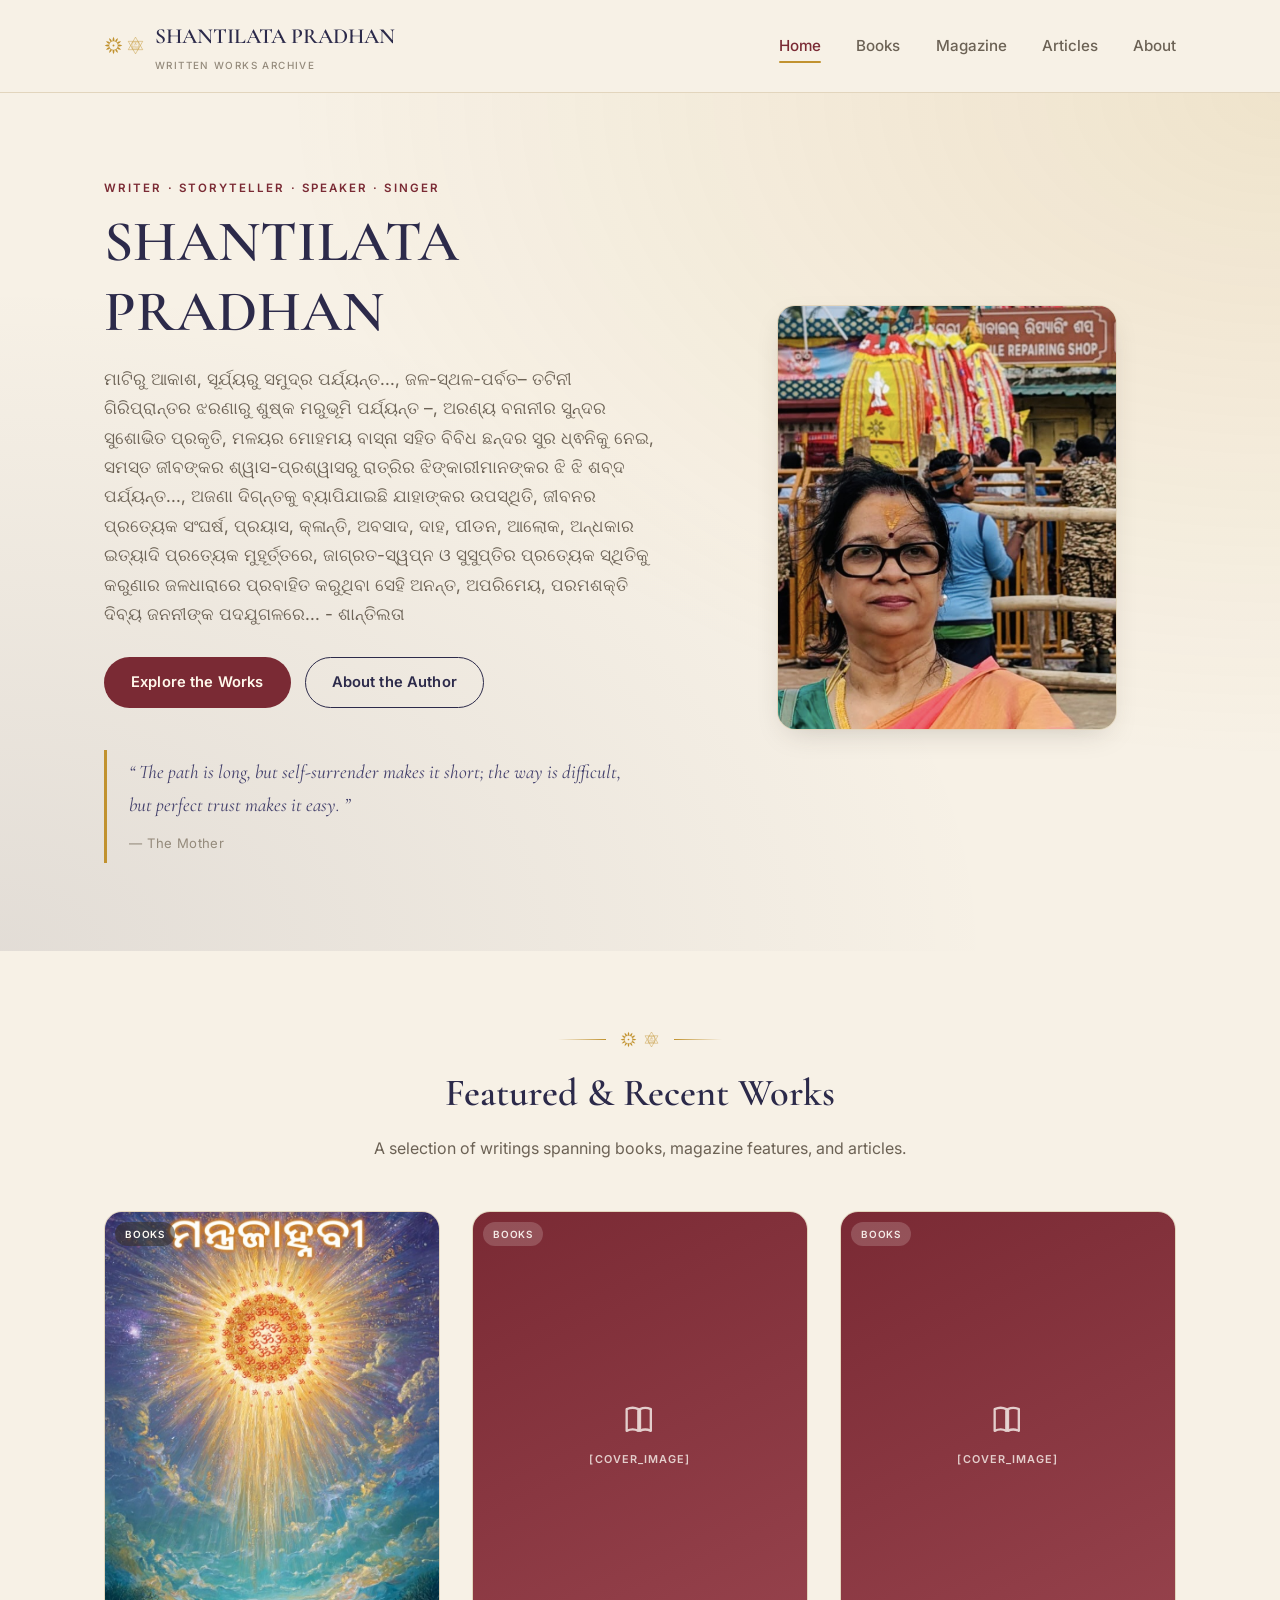
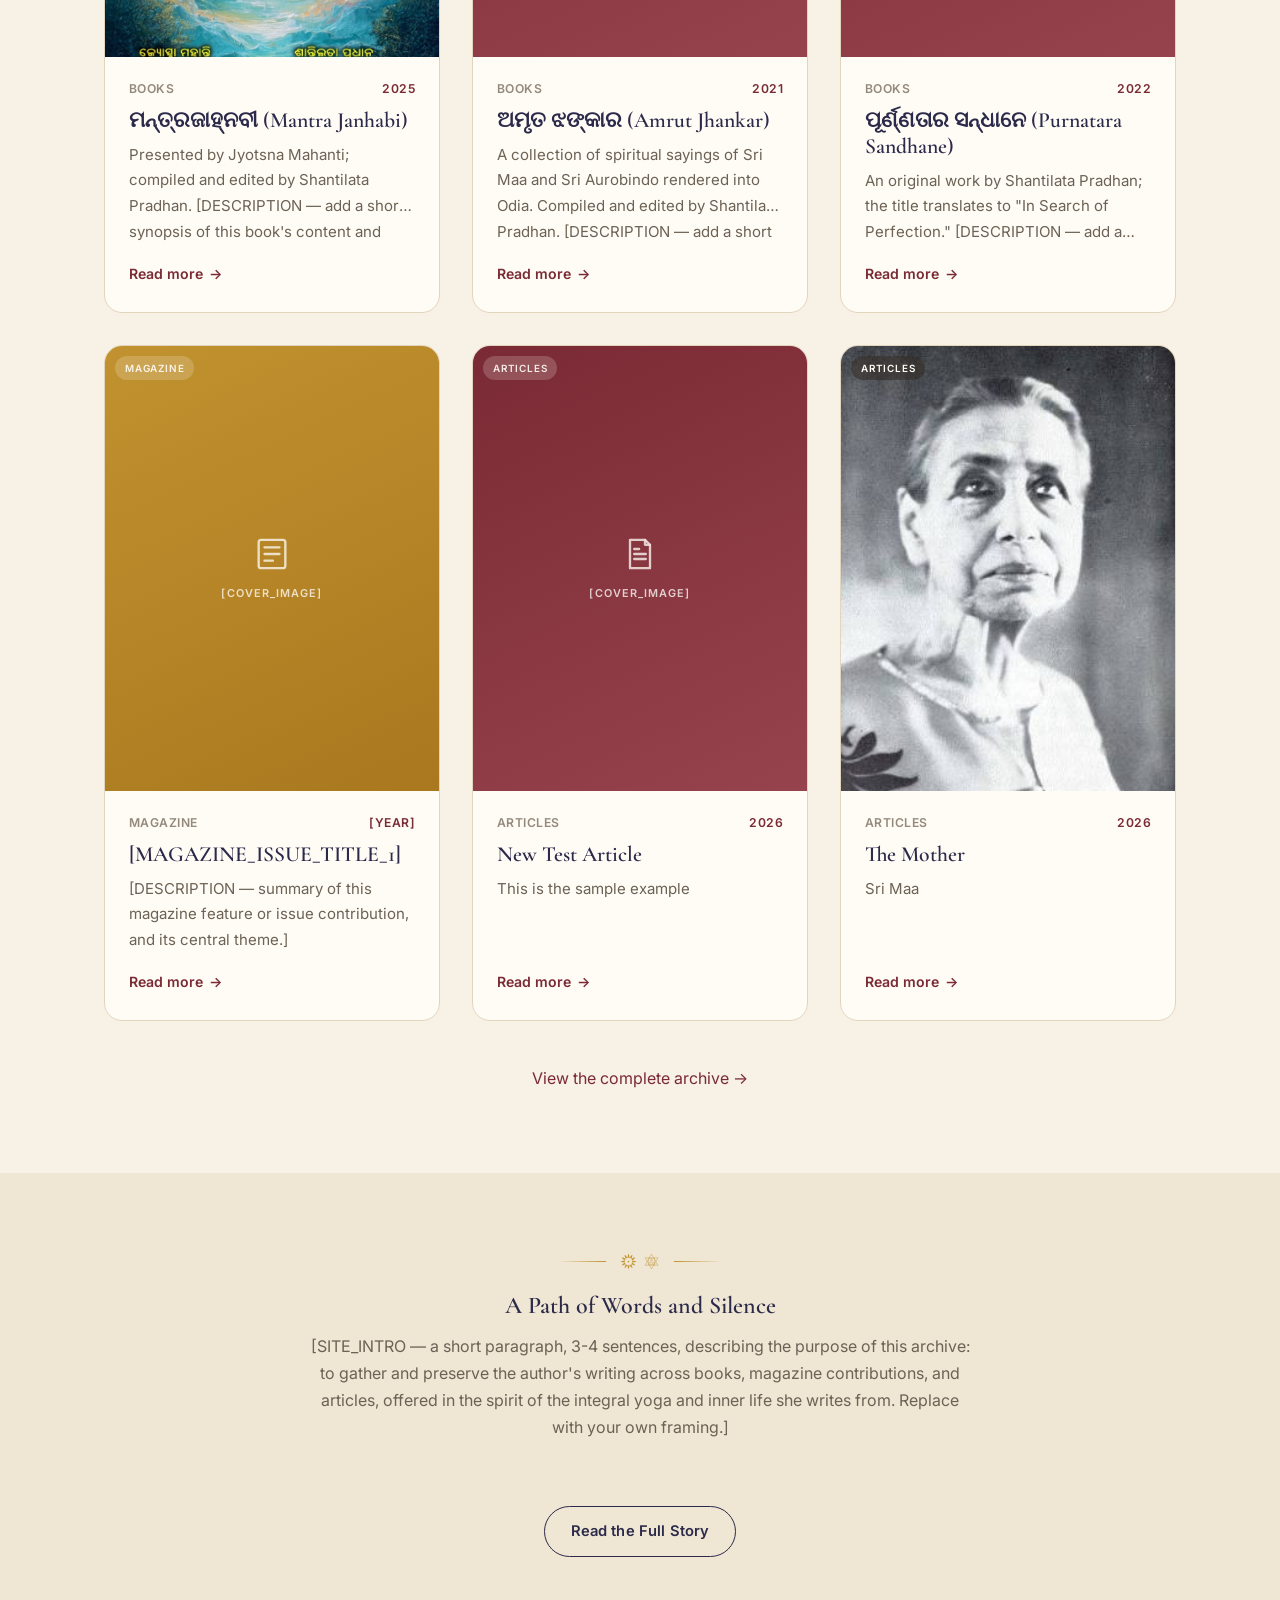
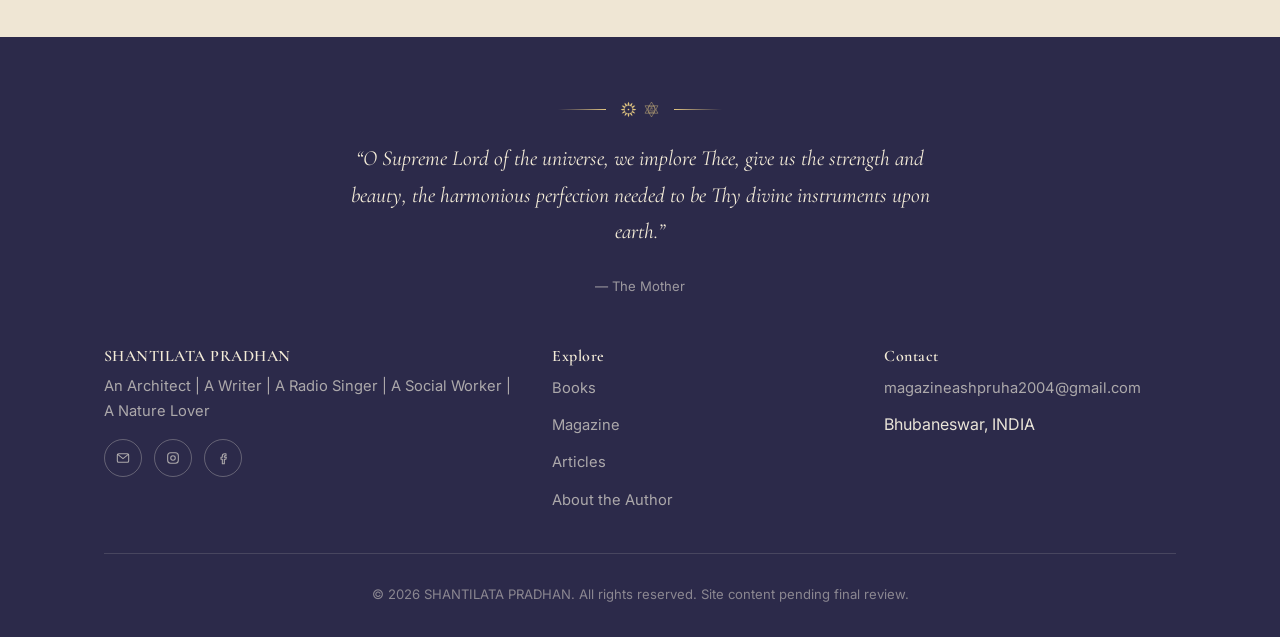
<file: index.html>
<!DOCTYPE html>
<html lang="en">
<head>
<meta charset="UTF-8" />
<meta name="viewport" content="width=device-width, initial-scale=1.0" />
<title>SHANTILATA PRADHAN — Literary Archive</title>
<meta name="description" content="A living archive of the written works of SHANTILATA PRADHAN — books, magazine features, and articles rooted in a spiritual outlook on life." />
<link rel="preconnect" href="https://fonts.googleapis.com">
<link rel="preconnect" href="https://fonts.gstatic.com" crossorigin>
<link href="https://fonts.googleapis.com/css2?family=Cormorant+Garamond:wght@500;600;700&family=Inter:wght@400;500;600;700&display=swap" rel="stylesheet">
<link rel="stylesheet" href="css/style.css" />
</head>
<body data-page="home">

<header class="site-header">
  <div class="container header-inner">
    <a href="index.html" class="brand">
      <span class="brand-emblem" aria-hidden="true"><svg viewBox="0 0 100 100" fill="currentColor" stroke="none" class="icon-wheel" aria-hidden="true"><path d="M50,4 Q57,16 54.17,26.36 L45.83,26.36 Q43,16 50,4 Z"/><path d="M50,4 Q57,16 54.17,26.36 L45.83,26.36 Q43,16 50,4 Z" transform="rotate(30 50 50)"/><path d="M50,4 Q57,16 54.17,26.36 L45.83,26.36 Q43,16 50,4 Z" transform="rotate(60 50 50)"/><path d="M50,4 Q57,16 54.17,26.36 L45.83,26.36 Q43,16 50,4 Z" transform="rotate(90 50 50)"/><path d="M50,4 Q57,16 54.17,26.36 L45.83,26.36 Q43,16 50,4 Z" transform="rotate(120 50 50)"/><path d="M50,4 Q57,16 54.17,26.36 L45.83,26.36 Q43,16 50,4 Z" transform="rotate(150 50 50)"/><path d="M50,4 Q57,16 54.17,26.36 L45.83,26.36 Q43,16 50,4 Z" transform="rotate(180 50 50)"/><path d="M50,4 Q57,16 54.17,26.36 L45.83,26.36 Q43,16 50,4 Z" transform="rotate(210 50 50)"/><path d="M50,4 Q57,16 54.17,26.36 L45.83,26.36 Q43,16 50,4 Z" transform="rotate(240 50 50)"/><path d="M50,4 Q57,16 54.17,26.36 L45.83,26.36 Q43,16 50,4 Z" transform="rotate(270 50 50)"/><path d="M50,4 Q57,16 54.17,26.36 L45.83,26.36 Q43,16 50,4 Z" transform="rotate(300 50 50)"/><path d="M50,4 Q57,16 54.17,26.36 L45.83,26.36 Q43,16 50,4 Z" transform="rotate(330 50 50)"/><circle cx="50" cy="50" r="24" fill="none" stroke="currentColor" stroke-width="3"/><circle cx="50" cy="50" r="5" fill="currentColor"/></svg><svg viewBox="0 0 100 100" fill="none" stroke="currentColor" stroke-width="2.4" stroke-linejoin="round" class="icon-star" aria-hidden="true"><path d="M50,6 L88.1,72 L11.9,72 Z"/><path d="M50,94 L88.1,28 L11.9,28 Z"/><rect x="32" y="32" width="36" height="36" stroke-width="2"/><g stroke="none" fill="currentColor"><path d="M50,48 C48,42 48,36 50,31 C52,36 52,42 50,48 Z"/><path d="M50,47 C54.5,43.5 57.5,39.5 60,37 C58.5,42 55.5,45.5 50,47 Z"/><path d="M50,47 C45.5,43.5 42.5,39.5 40,37 C41.5,42 44.5,45.5 50,47 Z"/><path d="M50,49 C55,47.3 58.6,45.3 61,43.6 C58.7,47 55.3,48.7 50,49 Z"/><path d="M50,49 C45,47.3 41.4,45.3 39,43.6 C41.3,47 44.7,48.7 50,49 Z"/></g><path d="M35,55 Q42.5,49 50,55 Q57.5,61 65,55" stroke-width="1.6" stroke-linecap="round"/><path d="M35,60.5 Q42.5,54.5 50,60.5 Q57.5,66.5 65,60.5" stroke-width="1.6" stroke-linecap="round"/></svg></span>
      <span>
        SHANTILATA PRADHAN
        <span class="brand-sub">Written Works Archive</span>
      </span>
    </a>
    <button class="nav-toggle" aria-label="Toggle navigation">
      <span></span><span></span><span></span>
    </button>
    <ul class="nav-links">
      <li><a href="index.html" data-page="home">Home</a></li>
      <li><a href="books.html" data-page="books">Books</a></li>
      <li><a href="magazine.html" data-page="magazine">Magazine</a></li>
      <li><a href="articles.html" data-page="articles">Articles</a></li>
      <li><a href="about.html" data-page="about">About</a></li>
    </ul>
  </div>
</header>

<main>

  <!-- ================= HERO ================= -->
  <section class="hero">
    <div class="container hero-inner">
      <div class="hero-content">
        <span class="eyebrow hero-eyebrow">Writer &middot; Storyteller &middot; Speaker &middot; Singer </span>
        <h1>SHANTILATA PRADHAN</h1>
        <p class="hero-bio">
          ମାଟିରୁ ଆକାଶ, ସୂର୍ଯ୍ୟରୁ ସମୁଦ୍ର ପର୍ଯ୍ୟନ୍ତ..., ଜଳ-ସ୍ଥଳ-ପର୍ବତ–
ତଟିନୀ ଗିରିପ୍ରାନ୍ତର ଝରଣାରୁ ଶୁଷ୍କ ମରୁଭୂମି ପର୍ଯ୍ୟନ୍ତ –, ଅରଣ୍ୟ
ବନାନୀର ସୁନ୍ଦର ସୁଶୋଭିତ ପ୍ରକୃତି, ମଳୟର ମୋହମୟ ବାସ୍ନା ସହିତ
ବିବିଧ ଛନ୍ଦର ସୁର ଧ୍ଵନିକୁ ନେଇ, ସମସ୍ତ ଜୀବଙ୍କର ଶ୍ୱାସ-ପ୍ରଶ୍ୱାସରୁ
ରାତ୍ରିର ଝିଙ୍କାରୀମାନଙ୍କର ଝି ଝି ଶବ୍ଦ ପର୍ଯ୍ୟନ୍ତ..., ଅଜଣା ଦିଗ୍‌ନ୍ତକୁ
ବ୍ୟାପିଯାଇଛି ଯାହାଙ୍କର ଉପସ୍ଥିତି, ଜୀବନର ପ୍ରତ୍ୟେକ ସଂଘର୍ଷ, ପ୍ରୟାସ,
କ୍ଳାନ୍ତି, ଅବସାଦ, ଦାହ, ପୀଡନ, ଆଲୋକ, ଅନ୍ଧକାର ଇତ୍ୟାଦି ପ୍ରତ୍ୟେକ
ମୁହୂର୍ତ୍ତରେ, ଜାଗ୍ରତ-ସ୍ୱପ୍ନ ଓ ସୁସୁପ୍ତିର ପ୍ରତ୍ୟେକ ସ୍ଥିତିକୁ କରୁଣାର
ଜଳଧାରାରେ ପ୍ରବାହିତ କରୁଥିବା ସେହି ଅନନ୍ତ, ଅପରିମେୟ,
ପରମଶକ୍ତି ଦିବ୍ୟ ଜନନୀଙ୍କ ପଦଯୁଗଳରେ...
- ଶାନ୍ତିଲତା
        </p>
        <div class="hero-cta">
          <a href="books.html" class="btn btn-primary">Explore the Works</a>
          <a href="about.html" class="btn btn-outline">About the Author</a>
        </div>
        <div class="quote-block">
          <p>&ldquo;
            The path is long, but self-surrender makes it short; the way is difficult, but perfect trust makes it easy. &rdquo;</p>
          <cite>— The Mother</cite>
        </div>
      </div>
      <div class="hero-photo-wrap">
        <div class="hero-photo has-image">
          <img src="images/author-photo.jpg" alt="[AUTHOR_NAME]" />
        </div>
      </div>
    </div>
  </section>

  <!-- ================= FEATURED WORKS ================= -->
  <section class="section">
    <div class="container">
      <div class="ornament" aria-hidden="true">
        <span class="line"></span>
        <span class="ornament-emblem" aria-hidden="true"><svg viewBox="0 0 100 100" fill="currentColor" stroke="none" class="icon-wheel" aria-hidden="true"><path d="M50,4 Q57,16 54.17,26.36 L45.83,26.36 Q43,16 50,4 Z"/><path d="M50,4 Q57,16 54.17,26.36 L45.83,26.36 Q43,16 50,4 Z" transform="rotate(30 50 50)"/><path d="M50,4 Q57,16 54.17,26.36 L45.83,26.36 Q43,16 50,4 Z" transform="rotate(60 50 50)"/><path d="M50,4 Q57,16 54.17,26.36 L45.83,26.36 Q43,16 50,4 Z" transform="rotate(90 50 50)"/><path d="M50,4 Q57,16 54.17,26.36 L45.83,26.36 Q43,16 50,4 Z" transform="rotate(120 50 50)"/><path d="M50,4 Q57,16 54.17,26.36 L45.83,26.36 Q43,16 50,4 Z" transform="rotate(150 50 50)"/><path d="M50,4 Q57,16 54.17,26.36 L45.83,26.36 Q43,16 50,4 Z" transform="rotate(180 50 50)"/><path d="M50,4 Q57,16 54.17,26.36 L45.83,26.36 Q43,16 50,4 Z" transform="rotate(210 50 50)"/><path d="M50,4 Q57,16 54.17,26.36 L45.83,26.36 Q43,16 50,4 Z" transform="rotate(240 50 50)"/><path d="M50,4 Q57,16 54.17,26.36 L45.83,26.36 Q43,16 50,4 Z" transform="rotate(270 50 50)"/><path d="M50,4 Q57,16 54.17,26.36 L45.83,26.36 Q43,16 50,4 Z" transform="rotate(300 50 50)"/><path d="M50,4 Q57,16 54.17,26.36 L45.83,26.36 Q43,16 50,4 Z" transform="rotate(330 50 50)"/><circle cx="50" cy="50" r="24" fill="none" stroke="currentColor" stroke-width="3"/><circle cx="50" cy="50" r="5" fill="currentColor"/></svg><svg viewBox="0 0 100 100" fill="none" stroke="currentColor" stroke-width="2.4" stroke-linejoin="round" class="icon-star" aria-hidden="true"><path d="M50,6 L88.1,72 L11.9,72 Z"/><path d="M50,94 L88.1,28 L11.9,28 Z"/><rect x="32" y="32" width="36" height="36" stroke-width="2"/><g stroke="none" fill="currentColor"><path d="M50,48 C48,42 48,36 50,31 C52,36 52,42 50,48 Z"/><path d="M50,47 C54.5,43.5 57.5,39.5 60,37 C58.5,42 55.5,45.5 50,47 Z"/><path d="M50,47 C45.5,43.5 42.5,39.5 40,37 C41.5,42 44.5,45.5 50,47 Z"/><path d="M50,49 C55,47.3 58.6,45.3 61,43.6 C58.7,47 55.3,48.7 50,49 Z"/><path d="M50,49 C45,47.3 41.4,45.3 39,43.6 C41.3,47 44.7,48.7 50,49 Z"/></g><path d="M35,55 Q42.5,49 50,55 Q57.5,61 65,55" stroke-width="1.6" stroke-linecap="round"/><path d="M35,60.5 Q42.5,54.5 50,60.5 Q57.5,66.5 65,60.5" stroke-width="1.6" stroke-linecap="round"/></svg></span>
        <span class="line right"></span>
      </div>
      <div class="section-heading">
        <h2>Featured &amp; Recent Works</h2>
        <p>A selection of writings spanning books, magazine features, and articles.</p>
      </div>
      <div class="card-grid" id="featured-grid">
        <!-- populated by js/main.js -->
      </div>
      <div class="section-footer-link">
        <a href="books.html" class="btn-ghost">View the complete archive</a>
      </div>
    </div>
  </section>

  <!-- ================= INTRO STRIP ================= -->
  <section class="section section-alt">
    <div class="container text-center" style="max-width:720px;">
      <div class="ornament" aria-hidden="true">
        <span class="line"></span>
        <span class="ornament-emblem" aria-hidden="true"><svg viewBox="0 0 100 100" fill="currentColor" stroke="none" class="icon-wheel" aria-hidden="true"><path d="M50,4 Q57,16 54.17,26.36 L45.83,26.36 Q43,16 50,4 Z"/><path d="M50,4 Q57,16 54.17,26.36 L45.83,26.36 Q43,16 50,4 Z" transform="rotate(30 50 50)"/><path d="M50,4 Q57,16 54.17,26.36 L45.83,26.36 Q43,16 50,4 Z" transform="rotate(60 50 50)"/><path d="M50,4 Q57,16 54.17,26.36 L45.83,26.36 Q43,16 50,4 Z" transform="rotate(90 50 50)"/><path d="M50,4 Q57,16 54.17,26.36 L45.83,26.36 Q43,16 50,4 Z" transform="rotate(120 50 50)"/><path d="M50,4 Q57,16 54.17,26.36 L45.83,26.36 Q43,16 50,4 Z" transform="rotate(150 50 50)"/><path d="M50,4 Q57,16 54.17,26.36 L45.83,26.36 Q43,16 50,4 Z" transform="rotate(180 50 50)"/><path d="M50,4 Q57,16 54.17,26.36 L45.83,26.36 Q43,16 50,4 Z" transform="rotate(210 50 50)"/><path d="M50,4 Q57,16 54.17,26.36 L45.83,26.36 Q43,16 50,4 Z" transform="rotate(240 50 50)"/><path d="M50,4 Q57,16 54.17,26.36 L45.83,26.36 Q43,16 50,4 Z" transform="rotate(270 50 50)"/><path d="M50,4 Q57,16 54.17,26.36 L45.83,26.36 Q43,16 50,4 Z" transform="rotate(300 50 50)"/><path d="M50,4 Q57,16 54.17,26.36 L45.83,26.36 Q43,16 50,4 Z" transform="rotate(330 50 50)"/><circle cx="50" cy="50" r="24" fill="none" stroke="currentColor" stroke-width="3"/><circle cx="50" cy="50" r="5" fill="currentColor"/></svg><svg viewBox="0 0 100 100" fill="none" stroke="currentColor" stroke-width="2.4" stroke-linejoin="round" class="icon-star" aria-hidden="true"><path d="M50,6 L88.1,72 L11.9,72 Z"/><path d="M50,94 L88.1,28 L11.9,28 Z"/><rect x="32" y="32" width="36" height="36" stroke-width="2"/><g stroke="none" fill="currentColor"><path d="M50,48 C48,42 48,36 50,31 C52,36 52,42 50,48 Z"/><path d="M50,47 C54.5,43.5 57.5,39.5 60,37 C58.5,42 55.5,45.5 50,47 Z"/><path d="M50,47 C45.5,43.5 42.5,39.5 40,37 C41.5,42 44.5,45.5 50,47 Z"/><path d="M50,49 C55,47.3 58.6,45.3 61,43.6 C58.7,47 55.3,48.7 50,49 Z"/><path d="M50,49 C45,47.3 41.4,45.3 39,43.6 C41.3,47 44.7,48.7 50,49 Z"/></g><path d="M35,55 Q42.5,49 50,55 Q57.5,61 65,55" stroke-width="1.6" stroke-linecap="round"/><path d="M35,60.5 Q42.5,54.5 50,60.5 Q57.5,66.5 65,60.5" stroke-width="1.6" stroke-linecap="round"/></svg></span>
        <span class="line right"></span>
      </div>
      <h2>A Path of Words and Silence</h2>
      <p style="color:var(--color-text-soft);">
        [SITE_INTRO — a short paragraph, 3-4 sentences, describing the purpose of this archive: to gather
        and preserve the author's writing across books, magazine contributions, and articles, offered in
        the spirit of the integral yoga and inner life she writes from. Replace with your own framing.]
      </p>
      <a href="about.html" class="btn btn-outline mt-lg">Read the Full Story</a>
    </div>
  </section>

</main>

<footer class="site-footer">
  <div class="container">
    <div class="footer-quote">
      <div class="ornament" aria-hidden="true">
        <span class="line"></span>
        <span class="ornament-emblem" aria-hidden="true"><svg viewBox="0 0 100 100" fill="currentColor" stroke="none" class="icon-wheel" aria-hidden="true"><path d="M50,4 Q57,16 54.17,26.36 L45.83,26.36 Q43,16 50,4 Z"/><path d="M50,4 Q57,16 54.17,26.36 L45.83,26.36 Q43,16 50,4 Z" transform="rotate(30 50 50)"/><path d="M50,4 Q57,16 54.17,26.36 L45.83,26.36 Q43,16 50,4 Z" transform="rotate(60 50 50)"/><path d="M50,4 Q57,16 54.17,26.36 L45.83,26.36 Q43,16 50,4 Z" transform="rotate(90 50 50)"/><path d="M50,4 Q57,16 54.17,26.36 L45.83,26.36 Q43,16 50,4 Z" transform="rotate(120 50 50)"/><path d="M50,4 Q57,16 54.17,26.36 L45.83,26.36 Q43,16 50,4 Z" transform="rotate(150 50 50)"/><path d="M50,4 Q57,16 54.17,26.36 L45.83,26.36 Q43,16 50,4 Z" transform="rotate(180 50 50)"/><path d="M50,4 Q57,16 54.17,26.36 L45.83,26.36 Q43,16 50,4 Z" transform="rotate(210 50 50)"/><path d="M50,4 Q57,16 54.17,26.36 L45.83,26.36 Q43,16 50,4 Z" transform="rotate(240 50 50)"/><path d="M50,4 Q57,16 54.17,26.36 L45.83,26.36 Q43,16 50,4 Z" transform="rotate(270 50 50)"/><path d="M50,4 Q57,16 54.17,26.36 L45.83,26.36 Q43,16 50,4 Z" transform="rotate(300 50 50)"/><path d="M50,4 Q57,16 54.17,26.36 L45.83,26.36 Q43,16 50,4 Z" transform="rotate(330 50 50)"/><circle cx="50" cy="50" r="24" fill="none" stroke="currentColor" stroke-width="3"/><circle cx="50" cy="50" r="5" fill="currentColor"/></svg><svg viewBox="0 0 100 100" fill="none" stroke="currentColor" stroke-width="2.4" stroke-linejoin="round" class="icon-star" aria-hidden="true"><path d="M50,6 L88.1,72 L11.9,72 Z"/><path d="M50,94 L88.1,28 L11.9,28 Z"/><rect x="32" y="32" width="36" height="36" stroke-width="2"/><g stroke="none" fill="currentColor"><path d="M50,48 C48,42 48,36 50,31 C52,36 52,42 50,48 Z"/><path d="M50,47 C54.5,43.5 57.5,39.5 60,37 C58.5,42 55.5,45.5 50,47 Z"/><path d="M50,47 C45.5,43.5 42.5,39.5 40,37 C41.5,42 44.5,45.5 50,47 Z"/><path d="M50,49 C55,47.3 58.6,45.3 61,43.6 C58.7,47 55.3,48.7 50,49 Z"/><path d="M50,49 C45,47.3 41.4,45.3 39,43.6 C41.3,47 44.7,48.7 50,49 Z"/></g><path d="M35,55 Q42.5,49 50,55 Q57.5,61 65,55" stroke-width="1.6" stroke-linecap="round"/><path d="M35,60.5 Q42.5,54.5 50,60.5 Q57.5,66.5 65,60.5" stroke-width="1.6" stroke-linecap="round"/></svg></span>
        <span class="line right"></span>
      </div>
      <p>&ldquo;O Supreme Lord of the universe, we implore Thee, give us the strength and beauty, the harmonious perfection needed to be Thy divine instruments upon earth.&rdquo;</p>
      <cite>― The Mother </cite>
    </div>
    <div class="footer-grid">
      <div>
        <h4>SHANTILATA PRADHAN</h4>
        <p>An Architect | A Writer | A Radio Singer | A Social Worker | A Nature Lover </p>
        <div class="social-row">
          <a href="#" aria-label="Email">
            <svg viewBox="0 0 24 24" fill="none" stroke="currentColor" stroke-width="1.6" stroke-linecap="round" stroke-linejoin="round"><rect x="3.5" y="5.5" width="17" height="13" rx="2"/><path d="m4.5 7 7.5 6 7.5-6"/></svg>
          </a>
          <a href="#" aria-label="Instagram">
            <svg viewBox="0 0 24 24" fill="none" stroke="currentColor" stroke-width="1.6" stroke-linecap="round" stroke-linejoin="round"><rect x="4" y="4" width="16" height="16" rx="4.5"/><circle cx="12" cy="12" r="3.4"/><circle cx="16.6" cy="7.4" r="0.6" fill="currentColor" stroke="none"/></svg>
          </a>
          <a href="#" aria-label="Facebook">
            <svg viewBox="0 0 24 24" fill="none" stroke="currentColor" stroke-width="1.6" stroke-linecap="round" stroke-linejoin="round"><path d="M14.5 8.5h2V5.5h-2c-2 0-3.5 1.5-3.5 3.5v2H9v3h2v6.5h3V14h2.2l.8-3H14v-1.5c0-.5.5-1 1-1Z"/></svg>
          </a>
        </div>
      </div>
      <div>
        <h4>Explore</h4>
        <ul class="footer-links">
          <li><a href="books.html">Books</a></li>
          <li><a href="magazine.html">Magazine</a></li>
          <li><a href="articles.html">Articles</a></li>
          <li><a href="about.html">About the Author</a></li>
        </ul>
      </div>
      <div>
        <h4>Contact</h4>
        <ul class="footer-links">
          <li><a href="mailto:[CONTACT_EMAIL]">magazineashpruha2004@gmail.com</a></li>
          <li>Bhubaneswar, INDIA</li>
        </ul>
      </div>
    </div>
    <div class="footer-bottom">
      &copy; <span id="year"></span> SHANTILATA PRADHAN. All rights reserved. Site content pending final review.
    </div>
  </div>
</footer>

<script src="js/data.js"></script>
<script src="js/main.js"></script>
<script>document.getElementById('year').textContent = new Date().getFullYear();</script>
</body>
</html>
</file>
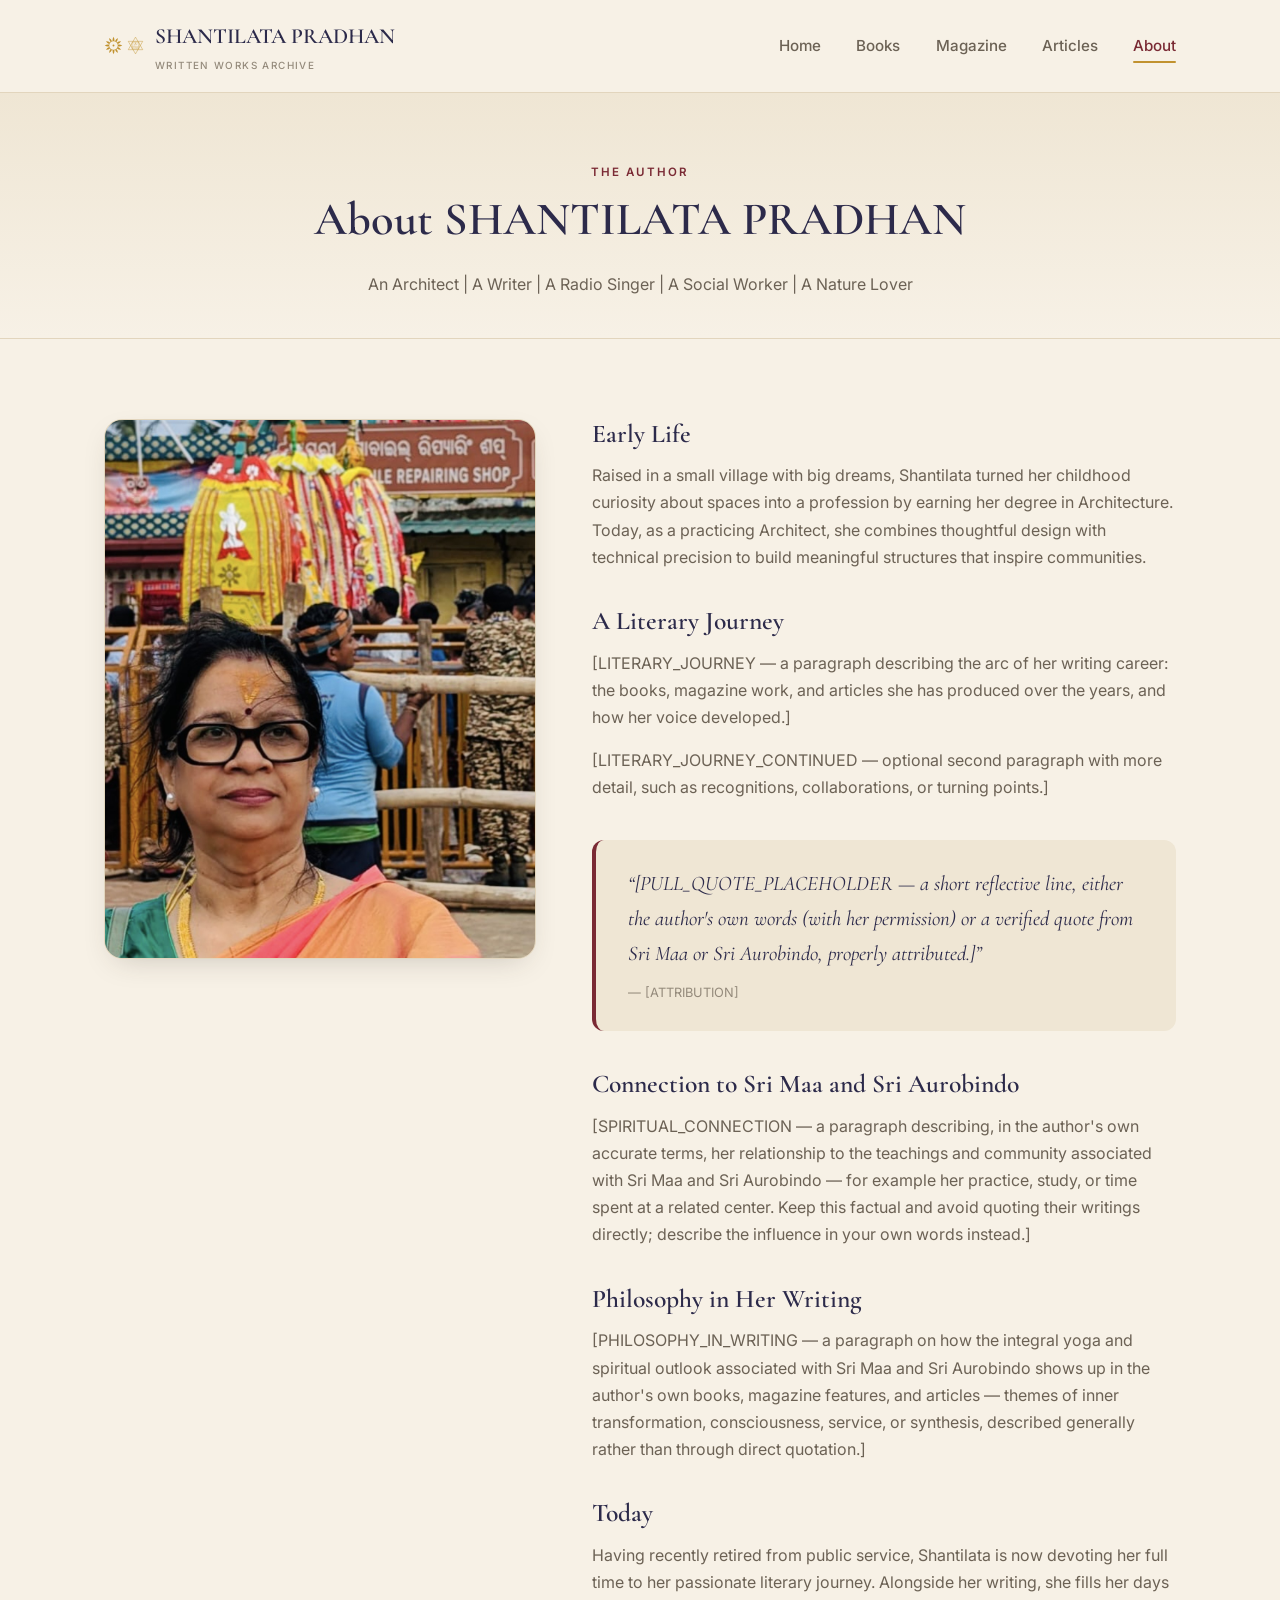
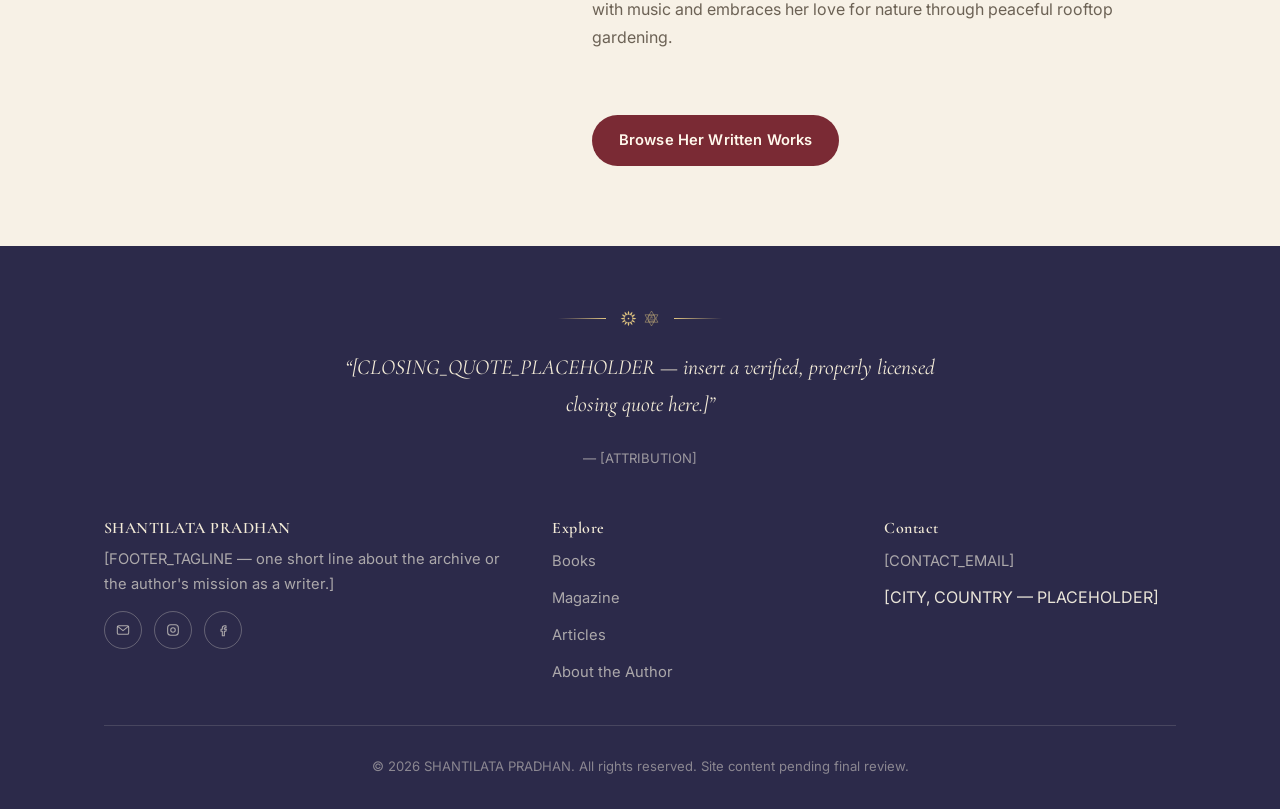
<file: about.html>
<!DOCTYPE html>
<html lang="en">
<head>
<meta charset="UTF-8" />
<meta name="viewport" content="width=device-width, initial-scale=1.0" />
<title>About — SHANTILATA PRADHAN</title>
<meta name="description" content="About SHANTILATA PRADHAN, her life, and her connection to the spiritual philosophy of Sri Maa and Sri Aurobindo." />
<link rel="preconnect" href="https://fonts.googleapis.com">
<link rel="preconnect" href="https://fonts.gstatic.com" crossorigin>
<link href="https://fonts.googleapis.com/css2?family=Cormorant+Garamond:wght@500;600;700&family=Inter:wght@400;500;600;700&display=swap" rel="stylesheet">
<link rel="stylesheet" href="css/style.css" />
</head>
<body data-page="about">

<header class="site-header">
  <div class="container header-inner">
    <a href="index.html" class="brand">
      <span class="brand-emblem" aria-hidden="true"><svg viewBox="0 0 100 100" fill="currentColor" stroke="none" class="icon-wheel" aria-hidden="true"><path d="M50,4 Q57,16 54.17,26.36 L45.83,26.36 Q43,16 50,4 Z"/><path d="M50,4 Q57,16 54.17,26.36 L45.83,26.36 Q43,16 50,4 Z" transform="rotate(30 50 50)"/><path d="M50,4 Q57,16 54.17,26.36 L45.83,26.36 Q43,16 50,4 Z" transform="rotate(60 50 50)"/><path d="M50,4 Q57,16 54.17,26.36 L45.83,26.36 Q43,16 50,4 Z" transform="rotate(90 50 50)"/><path d="M50,4 Q57,16 54.17,26.36 L45.83,26.36 Q43,16 50,4 Z" transform="rotate(120 50 50)"/><path d="M50,4 Q57,16 54.17,26.36 L45.83,26.36 Q43,16 50,4 Z" transform="rotate(150 50 50)"/><path d="M50,4 Q57,16 54.17,26.36 L45.83,26.36 Q43,16 50,4 Z" transform="rotate(180 50 50)"/><path d="M50,4 Q57,16 54.17,26.36 L45.83,26.36 Q43,16 50,4 Z" transform="rotate(210 50 50)"/><path d="M50,4 Q57,16 54.17,26.36 L45.83,26.36 Q43,16 50,4 Z" transform="rotate(240 50 50)"/><path d="M50,4 Q57,16 54.17,26.36 L45.83,26.36 Q43,16 50,4 Z" transform="rotate(270 50 50)"/><path d="M50,4 Q57,16 54.17,26.36 L45.83,26.36 Q43,16 50,4 Z" transform="rotate(300 50 50)"/><path d="M50,4 Q57,16 54.17,26.36 L45.83,26.36 Q43,16 50,4 Z" transform="rotate(330 50 50)"/><circle cx="50" cy="50" r="24" fill="none" stroke="currentColor" stroke-width="3"/><circle cx="50" cy="50" r="5" fill="currentColor"/></svg><svg viewBox="0 0 100 100" fill="none" stroke="currentColor" stroke-width="2.4" stroke-linejoin="round" class="icon-star" aria-hidden="true"><path d="M50,6 L88.1,72 L11.9,72 Z"/><path d="M50,94 L88.1,28 L11.9,28 Z"/><rect x="32" y="32" width="36" height="36" stroke-width="2"/><g stroke="none" fill="currentColor"><path d="M50,48 C48,42 48,36 50,31 C52,36 52,42 50,48 Z"/><path d="M50,47 C54.5,43.5 57.5,39.5 60,37 C58.5,42 55.5,45.5 50,47 Z"/><path d="M50,47 C45.5,43.5 42.5,39.5 40,37 C41.5,42 44.5,45.5 50,47 Z"/><path d="M50,49 C55,47.3 58.6,45.3 61,43.6 C58.7,47 55.3,48.7 50,49 Z"/><path d="M50,49 C45,47.3 41.4,45.3 39,43.6 C41.3,47 44.7,48.7 50,49 Z"/></g><path d="M35,55 Q42.5,49 50,55 Q57.5,61 65,55" stroke-width="1.6" stroke-linecap="round"/><path d="M35,60.5 Q42.5,54.5 50,60.5 Q57.5,66.5 65,60.5" stroke-width="1.6" stroke-linecap="round"/></svg></span>
      <span>
        SHANTILATA PRADHAN
        <span class="brand-sub">Written Works Archive</span>
      </span>
    </a>
    <button class="nav-toggle" aria-label="Toggle navigation">
      <span></span><span></span><span></span>
    </button>
    <ul class="nav-links">
      <li><a href="index.html" data-page="home">Home</a></li>
      <li><a href="books.html" data-page="books">Books</a></li>
      <li><a href="magazine.html" data-page="magazine">Magazine</a></li>
      <li><a href="articles.html" data-page="articles">Articles</a></li>
      <li><a href="about.html" data-page="about">About</a></li>
    </ul>
  </div>
</header>

<main>
  <section class="page-header">
    <div class="container">
      <span class="eyebrow">The Author</span>
      <h1>About SHANTILATA PRADHAN</h1>
      <p>An Architect | A Writer | A Radio Singer | A Social Worker | A Nature Lover </p>
    </div>
  </section>

  <section class="section">
    <div class="container about-layout">
      <div class="about-photo">
        <div class="hero-photo has-image">
          <img src="images/author-photo.jpg" alt="[AUTHOR_NAME]" />
        </div>
      </div>

      <div class="about-content">
        <h2>Early Life</h2>
        <p>Raised in a small village with big dreams, Shantilata turned her childhood curiosity about spaces into a profession by earning her degree in Architecture. Today, as a practicing Architect, she combines thoughtful design with technical precision to build meaningful structures that inspire communities.</p>

        <h2>A Literary Journey</h2>
        <p>[LITERARY_JOURNEY — a paragraph describing the arc of her writing career: the books, magazine work, and articles she has produced over the years, and how her voice developed.]</p>
        <p>[LITERARY_JOURNEY_CONTINUED — optional second paragraph with more detail, such as recognitions, collaborations, or turning points.]</p>

        <div class="pull-quote">
          <p>&ldquo;[PULL_QUOTE_PLACEHOLDER — a short reflective line, either the author's own words (with her permission) or a verified quote from Sri Maa or Sri Aurobindo, properly attributed.]&rdquo;</p>
          <cite>— [ATTRIBUTION]</cite>
        </div>

        <h2>Connection to Sri Maa and Sri Aurobindo</h2>
        <p>[SPIRITUAL_CONNECTION — a paragraph describing, in the author's own accurate terms, her relationship to the teachings and community associated with Sri Maa and Sri Aurobindo — for example her practice, study, or time spent at a related center. Keep this factual and avoid quoting their writings directly; describe the influence in your own words instead.]</p>

        <h2>Philosophy in Her Writing</h2>
        <p>[PHILOSOPHY_IN_WRITING — a paragraph on how the integral yoga and spiritual outlook associated with Sri Maa and Sri Aurobindo shows up in the author's own books, magazine features, and articles — themes of inner transformation, consciousness, service, or synthesis, described generally rather than through direct quotation.]</p>

        <h2>Today</h2>
        <p>Having recently retired from public service, Shantilata is now devoting her full time to her passionate literary journey. Alongside her writing, she fills her days with music and embraces her love for nature through peaceful rooftop gardening.</p>

        <a href="books.html" class="btn btn-primary mt-lg">Browse Her Written Works</a>
      </div>
    </div>
  </section>
</main>

<footer class="site-footer">
  <div class="container">
    <div class="footer-quote">
      <div class="ornament" aria-hidden="true">
        <span class="line"></span>
        <span class="ornament-emblem" aria-hidden="true"><svg viewBox="0 0 100 100" fill="currentColor" stroke="none" class="icon-wheel" aria-hidden="true"><path d="M50,4 Q57,16 54.17,26.36 L45.83,26.36 Q43,16 50,4 Z"/><path d="M50,4 Q57,16 54.17,26.36 L45.83,26.36 Q43,16 50,4 Z" transform="rotate(30 50 50)"/><path d="M50,4 Q57,16 54.17,26.36 L45.83,26.36 Q43,16 50,4 Z" transform="rotate(60 50 50)"/><path d="M50,4 Q57,16 54.17,26.36 L45.83,26.36 Q43,16 50,4 Z" transform="rotate(90 50 50)"/><path d="M50,4 Q57,16 54.17,26.36 L45.83,26.36 Q43,16 50,4 Z" transform="rotate(120 50 50)"/><path d="M50,4 Q57,16 54.17,26.36 L45.83,26.36 Q43,16 50,4 Z" transform="rotate(150 50 50)"/><path d="M50,4 Q57,16 54.17,26.36 L45.83,26.36 Q43,16 50,4 Z" transform="rotate(180 50 50)"/><path d="M50,4 Q57,16 54.17,26.36 L45.83,26.36 Q43,16 50,4 Z" transform="rotate(210 50 50)"/><path d="M50,4 Q57,16 54.17,26.36 L45.83,26.36 Q43,16 50,4 Z" transform="rotate(240 50 50)"/><path d="M50,4 Q57,16 54.17,26.36 L45.83,26.36 Q43,16 50,4 Z" transform="rotate(270 50 50)"/><path d="M50,4 Q57,16 54.17,26.36 L45.83,26.36 Q43,16 50,4 Z" transform="rotate(300 50 50)"/><path d="M50,4 Q57,16 54.17,26.36 L45.83,26.36 Q43,16 50,4 Z" transform="rotate(330 50 50)"/><circle cx="50" cy="50" r="24" fill="none" stroke="currentColor" stroke-width="3"/><circle cx="50" cy="50" r="5" fill="currentColor"/></svg><svg viewBox="0 0 100 100" fill="none" stroke="currentColor" stroke-width="2.4" stroke-linejoin="round" class="icon-star" aria-hidden="true"><path d="M50,6 L88.1,72 L11.9,72 Z"/><path d="M50,94 L88.1,28 L11.9,28 Z"/><rect x="32" y="32" width="36" height="36" stroke-width="2"/><g stroke="none" fill="currentColor"><path d="M50,48 C48,42 48,36 50,31 C52,36 52,42 50,48 Z"/><path d="M50,47 C54.5,43.5 57.5,39.5 60,37 C58.5,42 55.5,45.5 50,47 Z"/><path d="M50,47 C45.5,43.5 42.5,39.5 40,37 C41.5,42 44.5,45.5 50,47 Z"/><path d="M50,49 C55,47.3 58.6,45.3 61,43.6 C58.7,47 55.3,48.7 50,49 Z"/><path d="M50,49 C45,47.3 41.4,45.3 39,43.6 C41.3,47 44.7,48.7 50,49 Z"/></g><path d="M35,55 Q42.5,49 50,55 Q57.5,61 65,55" stroke-width="1.6" stroke-linecap="round"/><path d="M35,60.5 Q42.5,54.5 50,60.5 Q57.5,66.5 65,60.5" stroke-width="1.6" stroke-linecap="round"/></svg></span>
        <span class="line right"></span>
      </div>
      <p>&ldquo;[CLOSING_QUOTE_PLACEHOLDER — insert a verified, properly licensed closing quote here.]&rdquo;</p>
      <cite>— [ATTRIBUTION]</cite>
    </div>
    <div class="footer-grid">
      <div>
        <h4>SHANTILATA PRADHAN</h4>
        <p>[FOOTER_TAGLINE — one short line about the archive or the author's mission as a writer.]</p>
        <div class="social-row">
          <a href="#" aria-label="Email">
            <svg viewBox="0 0 24 24" fill="none" stroke="currentColor" stroke-width="1.6" stroke-linecap="round" stroke-linejoin="round"><rect x="3.5" y="5.5" width="17" height="13" rx="2"/><path d="m4.5 7 7.5 6 7.5-6"/></svg>
          </a>
          <a href="#" aria-label="Instagram">
            <svg viewBox="0 0 24 24" fill="none" stroke="currentColor" stroke-width="1.6" stroke-linecap="round" stroke-linejoin="round"><rect x="4" y="4" width="16" height="16" rx="4.5"/><circle cx="12" cy="12" r="3.4"/><circle cx="16.6" cy="7.4" r="0.6" fill="currentColor" stroke="none"/></svg>
          </a>
          <a href="#" aria-label="Facebook">
            <svg viewBox="0 0 24 24" fill="none" stroke="currentColor" stroke-width="1.6" stroke-linecap="round" stroke-linejoin="round"><path d="M14.5 8.5h2V5.5h-2c-2 0-3.5 1.5-3.5 3.5v2H9v3h2v6.5h3V14h2.2l.8-3H14v-1.5c0-.5.5-1 1-1Z"/></svg>
          </a>
        </div>
      </div>
      <div>
        <h4>Explore</h4>
        <ul class="footer-links">
          <li><a href="books.html">Books</a></li>
          <li><a href="magazine.html">Magazine</a></li>
          <li><a href="articles.html">Articles</a></li>
          <li><a href="about.html">About the Author</a></li>
        </ul>
      </div>
      <div>
        <h4>Contact</h4>
        <ul class="footer-links">
          <li><a href="mailto:[CONTACT_EMAIL]">[CONTACT_EMAIL]</a></li>
          <li>[CITY, COUNTRY — PLACEHOLDER]</li>
        </ul>
      </div>
    </div>
    <div class="footer-bottom">
      &copy; <span id="year"></span> SHANTILATA PRADHAN. All rights reserved. Site content pending final review.
    </div>
  </div>
</footer>

<script src="js/data.js"></script>
<script src="js/main.js"></script>
<script>document.getElementById('year').textContent = new Date().getFullYear();</script>
</body>
</html>
</file>
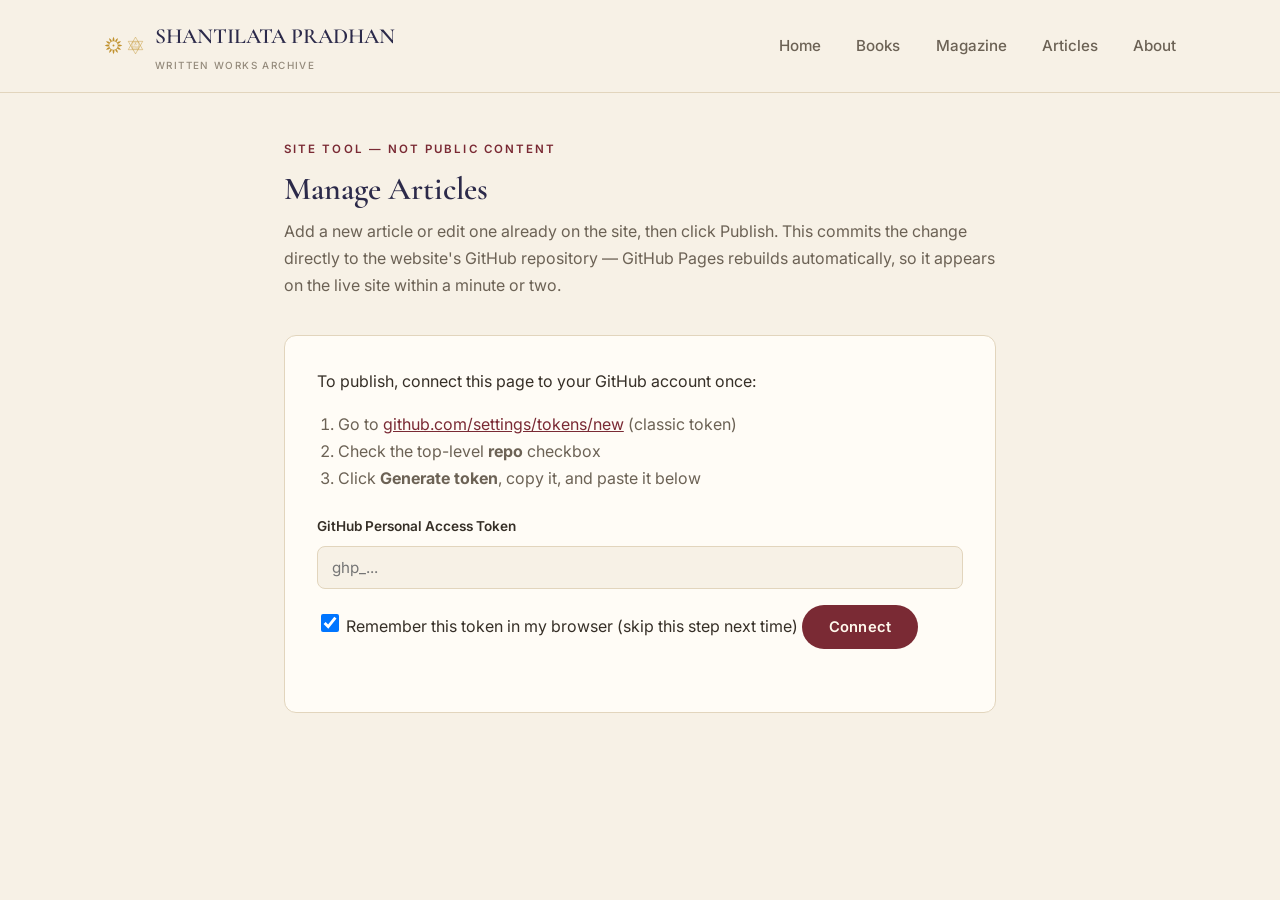
<file: admin.html>
<!DOCTYPE html>
<html lang="en">
<head>
<meta charset="UTF-8" />
<meta name="viewport" content="width=device-width, initial-scale=1.0" />
<title>Manage Articles — SHANTILATA PRADHAN</title>
<meta name="robots" content="noindex, nofollow" />
<link rel="preconnect" href="https://fonts.googleapis.com">
<link rel="preconnect" href="https://fonts.gstatic.com" crossorigin>
<link href="https://fonts.googleapis.com/css2?family=Cormorant+Garamond:wght@500;600;700&family=Inter:wght@400;500;600;700&display=swap" rel="stylesheet">
<link rel="stylesheet" href="css/style.css" />
</head>
<body data-page="">

<header class="site-header">
  <div class="container header-inner">
    <a href="index.html" class="brand">
      <span class="brand-emblem" aria-hidden="true"><svg viewBox="0 0 100 100" fill="currentColor" stroke="none" class="icon-wheel" aria-hidden="true"><path d="M50,4 Q57,16 54.17,26.36 L45.83,26.36 Q43,16 50,4 Z"/><path d="M50,4 Q57,16 54.17,26.36 L45.83,26.36 Q43,16 50,4 Z" transform="rotate(30 50 50)"/><path d="M50,4 Q57,16 54.17,26.36 L45.83,26.36 Q43,16 50,4 Z" transform="rotate(60 50 50)"/><path d="M50,4 Q57,16 54.17,26.36 L45.83,26.36 Q43,16 50,4 Z" transform="rotate(90 50 50)"/><path d="M50,4 Q57,16 54.17,26.36 L45.83,26.36 Q43,16 50,4 Z" transform="rotate(120 50 50)"/><path d="M50,4 Q57,16 54.17,26.36 L45.83,26.36 Q43,16 50,4 Z" transform="rotate(150 50 50)"/><path d="M50,4 Q57,16 54.17,26.36 L45.83,26.36 Q43,16 50,4 Z" transform="rotate(180 50 50)"/><path d="M50,4 Q57,16 54.17,26.36 L45.83,26.36 Q43,16 50,4 Z" transform="rotate(210 50 50)"/><path d="M50,4 Q57,16 54.17,26.36 L45.83,26.36 Q43,16 50,4 Z" transform="rotate(240 50 50)"/><path d="M50,4 Q57,16 54.17,26.36 L45.83,26.36 Q43,16 50,4 Z" transform="rotate(270 50 50)"/><path d="M50,4 Q57,16 54.17,26.36 L45.83,26.36 Q43,16 50,4 Z" transform="rotate(300 50 50)"/><path d="M50,4 Q57,16 54.17,26.36 L45.83,26.36 Q43,16 50,4 Z" transform="rotate(330 50 50)"/><circle cx="50" cy="50" r="24" fill="none" stroke="currentColor" stroke-width="3"/><circle cx="50" cy="50" r="5" fill="currentColor"/></svg><svg viewBox="0 0 100 100" fill="none" stroke="currentColor" stroke-width="2.4" stroke-linejoin="round" class="icon-star" aria-hidden="true"><path d="M50,6 L88.1,72 L11.9,72 Z"/><path d="M50,94 L88.1,28 L11.9,28 Z"/><rect x="32" y="32" width="36" height="36" stroke-width="2"/><g stroke="none" fill="currentColor"><path d="M50,48 C48,42 48,36 50,31 C52,36 52,42 50,48 Z"/><path d="M50,47 C54.5,43.5 57.5,39.5 60,37 C58.5,42 55.5,45.5 50,47 Z"/><path d="M50,47 C45.5,43.5 42.5,39.5 40,37 C41.5,42 44.5,45.5 50,47 Z"/><path d="M50,49 C55,47.3 58.6,45.3 61,43.6 C58.7,47 55.3,48.7 50,49 Z"/><path d="M50,49 C45,47.3 41.4,45.3 39,43.6 C41.3,47 44.7,48.7 50,49 Z"/></g><path d="M35,55 Q42.5,49 50,55 Q57.5,61 65,55" stroke-width="1.6" stroke-linecap="round"/><path d="M35,60.5 Q42.5,54.5 50,60.5 Q57.5,66.5 65,60.5" stroke-width="1.6" stroke-linecap="round"/></svg></span>
      <span>
        SHANTILATA PRADHAN
        <span class="brand-sub">Written Works Archive</span>
      </span>
    </a>
    <button class="nav-toggle" aria-label="Toggle navigation">
      <span></span><span></span><span></span>
    </button>
    <ul class="nav-links">
      <li><a href="index.html" data-page="home">Home</a></li>
      <li><a href="books.html" data-page="books">Books</a></li>
      <li><a href="magazine.html" data-page="magazine">Magazine</a></li>
      <li><a href="articles.html" data-page="articles">Articles</a></li>
      <li><a href="about.html" data-page="about">About</a></li>
    </ul>
  </div>
</header>

<main class="section" style="padding-top:2.6rem;">
  <div class="container" style="max-width:760px;">
    <span class="eyebrow">Site Tool — Not Public Content</span>
    <h1 style="margin-bottom:0.6rem;">Manage Articles</h1>
    <p style="color:var(--color-text-soft);margin-bottom:2.2rem;">
      Add a new article or edit one already on the site, then click Publish. This commits the
      change directly to the website's GitHub repository — GitHub Pages rebuilds automatically,
      so it appears on the live site within a minute or two.
    </p>

    <div id="token-panel" class="admin-panel">
      <p style="margin-bottom:1rem;">To publish, connect this page to your GitHub account once:</p>
      <ol style="color:var(--color-text-soft);margin:0 0 1.4rem;padding-left:1.3rem;">
        <li>Go to <a href="https://github.com/settings/tokens/new" target="_blank" rel="noopener" style="color:var(--color-maroon);text-decoration:underline;">github.com/settings/tokens/new</a> (classic token)</li>
        <li>Check the top-level <strong>repo</strong> checkbox</li>
        <li>Click <strong>Generate token</strong>, copy it, and paste it below</li>
      </ol>
      <label style="display:flex;flex-direction:column;gap:8px;font-size:0.85rem;font-weight:600;margin-bottom:1rem;">
        GitHub Personal Access Token
        <input type="password" id="token-input" placeholder="ghp_..." style="font-family:var(--font-sans);font-weight:400;font-size:0.95rem;padding:11px 14px;border-radius:var(--radius-sm);border:1px solid var(--color-border);background:var(--color-bg);" />
      </label>
      <label class="admin-checkbox-row" style="margin-bottom:1.2rem;">
        <input type="checkbox" id="remember-token" checked />
        Remember this token in my browser (skip this step next time)
      </label>
      <button id="save-token-btn" class="btn btn-primary">Connect</button>
      <p id="token-status" class="admin-status"></p>
    </div>

    <div id="editor-panel" class="admin-panel" hidden>
      <p class="admin-hint" style="margin:-0.8rem 0 1.4rem;display:flex;justify-content:space-between;align-items:center;">
        <span>Connected as <strong id="connected-as"></strong></span>
        <button type="button" id="forget-token-btn" class="btn-ghost" style="padding:0;">Forget token</button>
      </p>

      <div class="admin-toolbar">
        <label for="article-select">Edit an existing article, or start a new one</label>
        <select id="article-select">
          <option value="">— New Article —</option>
        </select>
      </div>

      <form id="article-form" class="admin-form">
        <label>
          Title
          <input type="text" id="f-title" required placeholder="Article title" />
        </label>

        <label>
          Year
          <input type="text" id="f-year" placeholder="e.g. 2026" />
        </label>

        <label>
          Publication / Website Name
          <input type="text" id="f-publisher" placeholder="Where this article appeared" />
        </label>

        <label>
          Short Description
          <textarea id="f-shortdesc" rows="3" required placeholder="2-3 lines shown on the Articles listing card"></textarea>
        </label>

        <label>
          Full Description
          <textarea id="f-longdesc" rows="7" required placeholder="The fuller text shown on the article's own page"></textarea>
        </label>

        <label>
          Cover Color <span class="admin-hint">(used until you add a real photo below)</span>
          <div class="swatch-row">
            <input type="radio" name="coverTone" value="1" id="tone-1" checked /><label for="tone-1" class="swatch swatch-1" title="Indigo"></label>
            <input type="radio" name="coverTone" value="2" id="tone-2" /><label for="tone-2" class="swatch swatch-2" title="Maroon"></label>
            <input type="radio" name="coverTone" value="3" id="tone-3" /><label for="tone-3" class="swatch swatch-3" title="Gold"></label>
            <input type="radio" name="coverTone" value="4" id="tone-4" /><label for="tone-4" class="swatch swatch-4" title="Deep indigo"></label>
          </div>
        </label>

        <label>
          Cover Photo <span class="admin-hint">(optional)</span>
          <input type="file" id="f-cover" accept="image/*" />
          <span id="cover-current" class="admin-hint"></span>
        </label>

        <label>
          Article PDF <span class="admin-hint">(optional — adds an in-page reader)</span>
          <input type="file" id="f-pdf" accept="application/pdf" />
          <span id="pdf-current" class="admin-hint"></span>
        </label>

        <label>
          External Link <span class="admin-hint">(optional, if published elsewhere instead of a PDF)</span>
          <input type="url" id="f-linkurl" placeholder="https://..." />
        </label>

        <label class="admin-checkbox-row">
          <input type="checkbox" id="f-featured" />
          Feature this article on the homepage
        </label>

        <div class="admin-actions">
          <button type="submit" class="btn btn-primary">Publish Article</button>
          <button type="button" id="delete-btn" class="btn btn-outline" hidden>Delete This Article</button>
        </div>
        <p id="save-status" class="admin-status" role="status"></p>
      </form>
    </div>
  </div>
</main>

<script src="js/admin.js"></script>
</body>
</html>
</file>
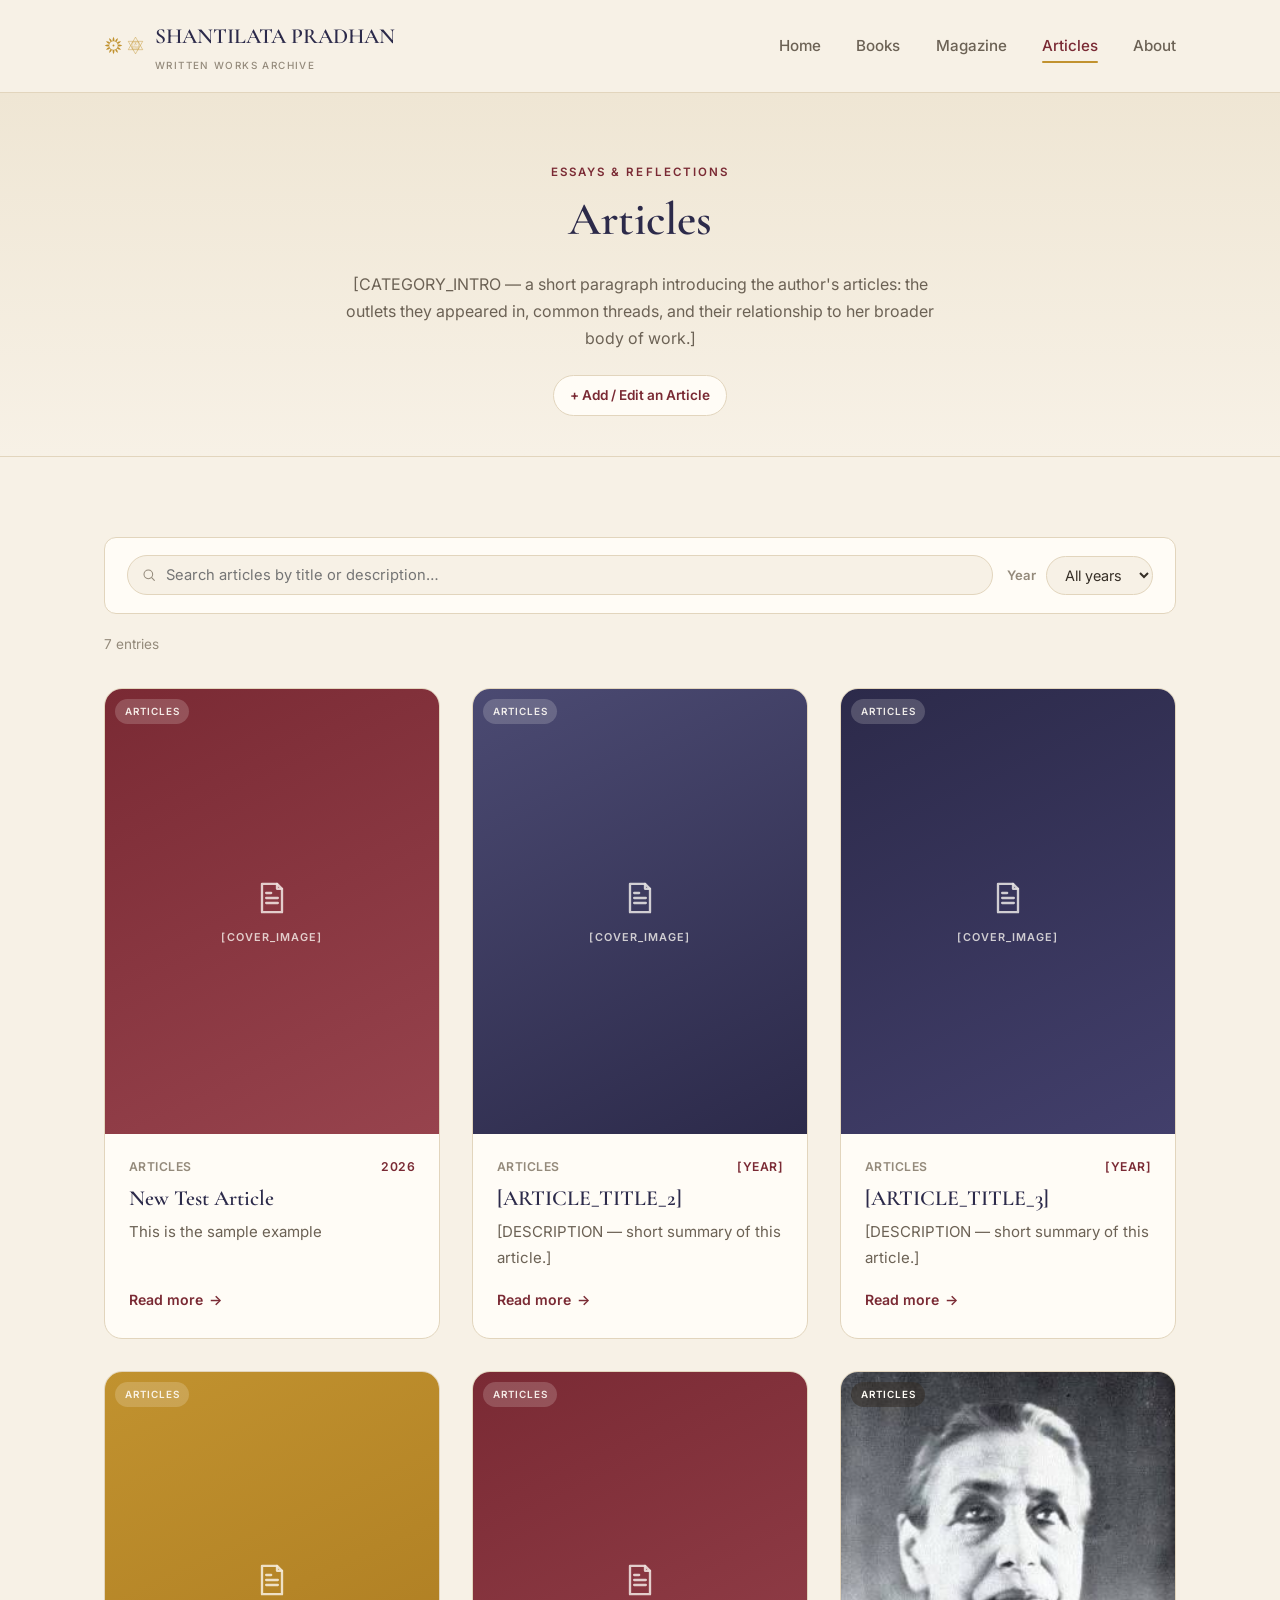
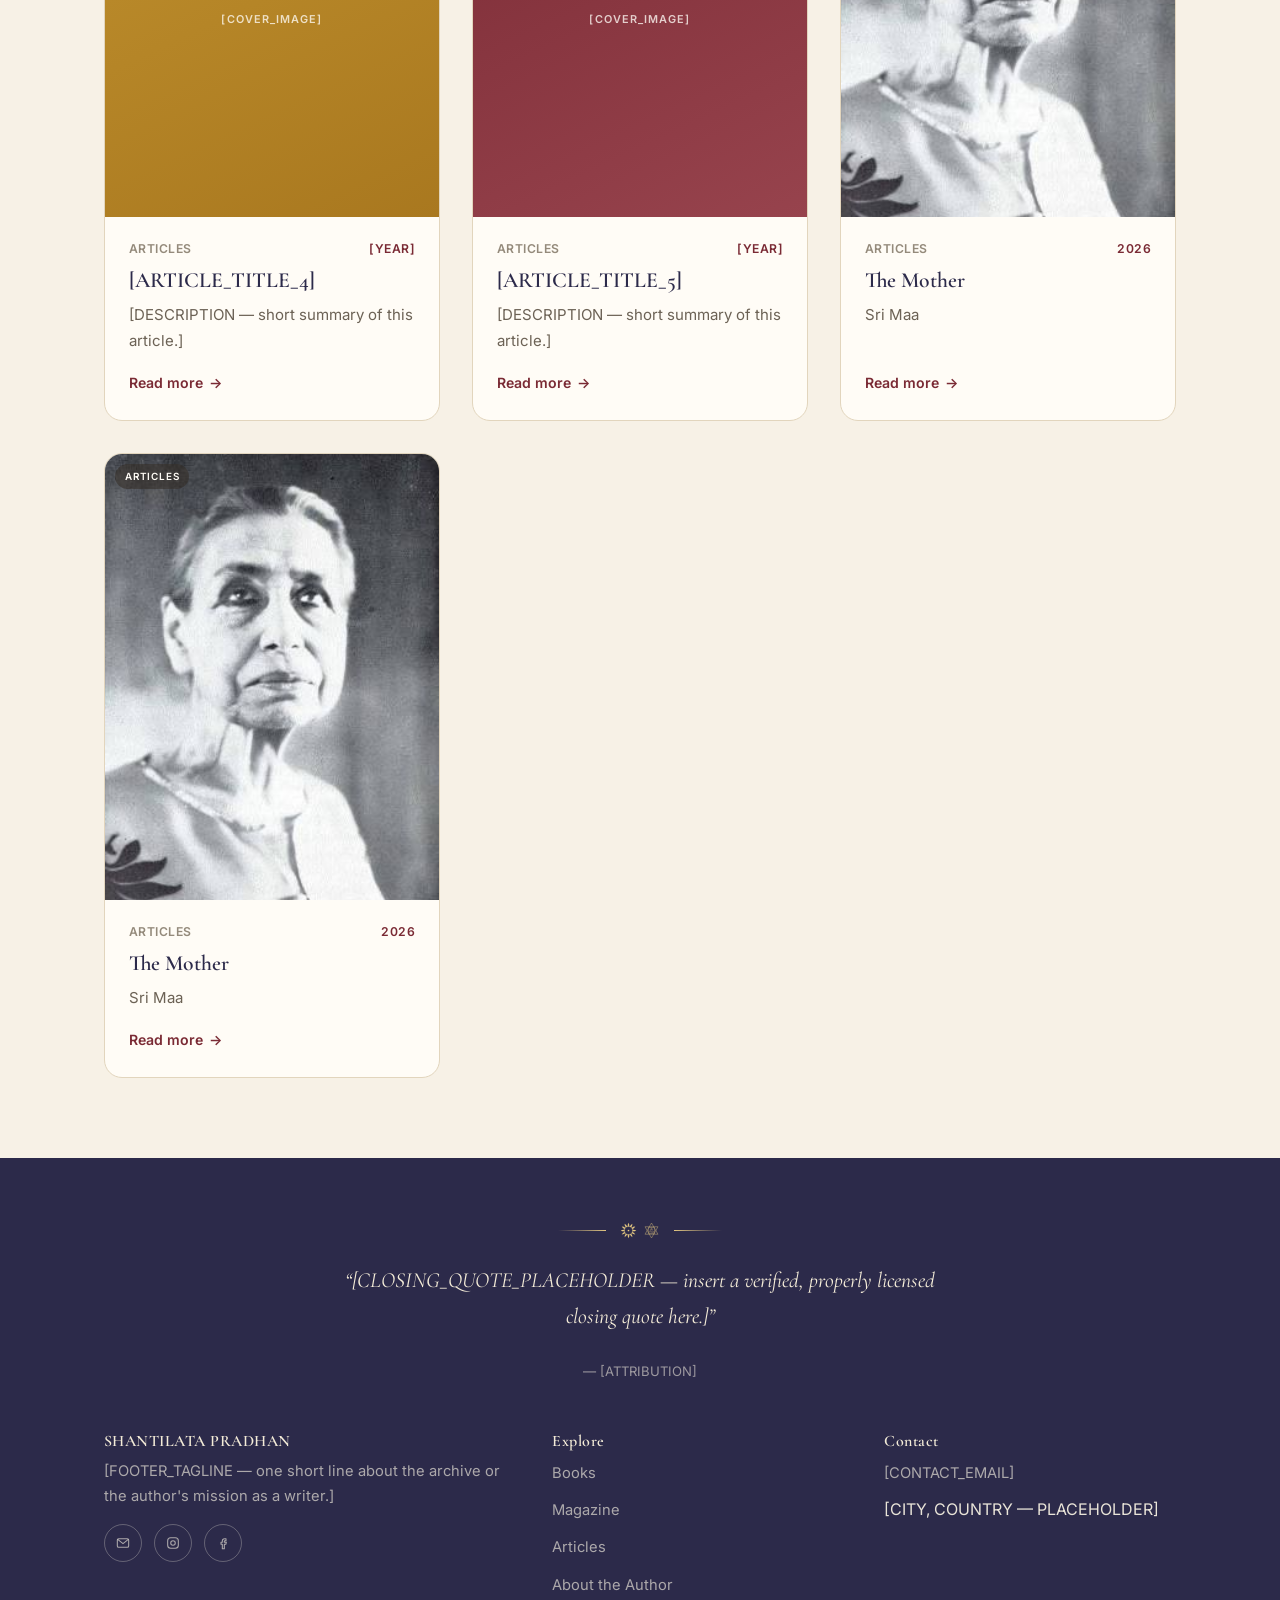
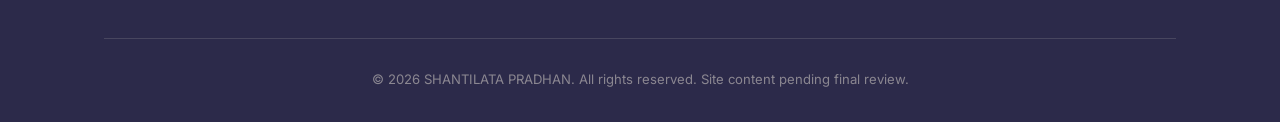
<file: articles.html>
<!DOCTYPE html>
<html lang="en">
<head>
<meta charset="UTF-8" />
<meta name="viewport" content="width=device-width, initial-scale=1.0" />
<title>Articles — SHANTILATA PRADHAN</title>
<meta name="description" content="Articles and essays written by SHANTILATA PRADHAN." />
<link rel="preconnect" href="https://fonts.googleapis.com">
<link rel="preconnect" href="https://fonts.gstatic.com" crossorigin>
<link href="https://fonts.googleapis.com/css2?family=Cormorant+Garamond:wght@500;600;700&family=Inter:wght@400;500;600;700&display=swap" rel="stylesheet">
<link rel="stylesheet" href="css/style.css" />
</head>
<body data-page="articles" data-category="articles">

<header class="site-header">
  <div class="container header-inner">
    <a href="index.html" class="brand">
      <span class="brand-emblem" aria-hidden="true"><svg viewBox="0 0 100 100" fill="currentColor" stroke="none" class="icon-wheel" aria-hidden="true"><path d="M50,4 Q57,16 54.17,26.36 L45.83,26.36 Q43,16 50,4 Z"/><path d="M50,4 Q57,16 54.17,26.36 L45.83,26.36 Q43,16 50,4 Z" transform="rotate(30 50 50)"/><path d="M50,4 Q57,16 54.17,26.36 L45.83,26.36 Q43,16 50,4 Z" transform="rotate(60 50 50)"/><path d="M50,4 Q57,16 54.17,26.36 L45.83,26.36 Q43,16 50,4 Z" transform="rotate(90 50 50)"/><path d="M50,4 Q57,16 54.17,26.36 L45.83,26.36 Q43,16 50,4 Z" transform="rotate(120 50 50)"/><path d="M50,4 Q57,16 54.17,26.36 L45.83,26.36 Q43,16 50,4 Z" transform="rotate(150 50 50)"/><path d="M50,4 Q57,16 54.17,26.36 L45.83,26.36 Q43,16 50,4 Z" transform="rotate(180 50 50)"/><path d="M50,4 Q57,16 54.17,26.36 L45.83,26.36 Q43,16 50,4 Z" transform="rotate(210 50 50)"/><path d="M50,4 Q57,16 54.17,26.36 L45.83,26.36 Q43,16 50,4 Z" transform="rotate(240 50 50)"/><path d="M50,4 Q57,16 54.17,26.36 L45.83,26.36 Q43,16 50,4 Z" transform="rotate(270 50 50)"/><path d="M50,4 Q57,16 54.17,26.36 L45.83,26.36 Q43,16 50,4 Z" transform="rotate(300 50 50)"/><path d="M50,4 Q57,16 54.17,26.36 L45.83,26.36 Q43,16 50,4 Z" transform="rotate(330 50 50)"/><circle cx="50" cy="50" r="24" fill="none" stroke="currentColor" stroke-width="3"/><circle cx="50" cy="50" r="5" fill="currentColor"/></svg><svg viewBox="0 0 100 100" fill="none" stroke="currentColor" stroke-width="2.4" stroke-linejoin="round" class="icon-star" aria-hidden="true"><path d="M50,6 L88.1,72 L11.9,72 Z"/><path d="M50,94 L88.1,28 L11.9,28 Z"/><rect x="32" y="32" width="36" height="36" stroke-width="2"/><g stroke="none" fill="currentColor"><path d="M50,48 C48,42 48,36 50,31 C52,36 52,42 50,48 Z"/><path d="M50,47 C54.5,43.5 57.5,39.5 60,37 C58.5,42 55.5,45.5 50,47 Z"/><path d="M50,47 C45.5,43.5 42.5,39.5 40,37 C41.5,42 44.5,45.5 50,47 Z"/><path d="M50,49 C55,47.3 58.6,45.3 61,43.6 C58.7,47 55.3,48.7 50,49 Z"/><path d="M50,49 C45,47.3 41.4,45.3 39,43.6 C41.3,47 44.7,48.7 50,49 Z"/></g><path d="M35,55 Q42.5,49 50,55 Q57.5,61 65,55" stroke-width="1.6" stroke-linecap="round"/><path d="M35,60.5 Q42.5,54.5 50,60.5 Q57.5,66.5 65,60.5" stroke-width="1.6" stroke-linecap="round"/></svg></span>
      <span>
        SHANTILATA PRADHAN
        <span class="brand-sub">Written Works Archive</span>
      </span>
    </a>
    <button class="nav-toggle" aria-label="Toggle navigation">
      <span></span><span></span><span></span>
    </button>
    <ul class="nav-links">
      <li><a href="index.html" data-page="home">Home</a></li>
      <li><a href="books.html" data-page="books">Books</a></li>
      <li><a href="magazine.html" data-page="magazine">Magazine</a></li>
      <li><a href="articles.html" data-page="articles">Articles</a></li>
      <li><a href="about.html" data-page="about">About</a></li>
    </ul>
  </div>
</header>

<main>
  <section class="page-header">
    <div class="container">
      <span class="eyebrow">Essays &amp; Reflections</span>
      <h1>Articles</h1>
      <p>[CATEGORY_INTRO — a short paragraph introducing the author's articles: the outlets they appeared in, common threads, and their relationship to her broader body of work.]</p>
      <p style="margin-top:1.4rem;">
        <a href="admin.html" class="admin-link">+ Add / Edit an Article</a>
      </p>
    </div>
  </section>

  <section class="section">
    <div class="container">
      <div class="filter-bar">
        <div class="filter-search">
          <svg viewBox="0 0 24 24" fill="none" stroke="currentColor" stroke-width="1.6" stroke-linecap="round" stroke-linejoin="round"><circle cx="11" cy="11" r="6.5"/><path d="m20 20-3.6-3.6"/></svg>
          <input type="text" id="search-input" placeholder="Search articles by title or description…" aria-label="Search articles" />
        </div>
        <div class="filter-select-group">
          <label for="year-filter">Year</label>
          <select id="year-filter" aria-label="Filter by year">
            <option value="">All years</option>
          </select>
        </div>
      </div>
      <p class="results-count" id="results-count"></p>
      <div class="card-grid" id="category-grid">
        <!-- populated by js/main.js -->
      </div>
    </div>
  </section>
</main>

<footer class="site-footer">
  <div class="container">
    <div class="footer-quote">
      <div class="ornament" aria-hidden="true">
        <span class="line"></span>
        <span class="ornament-emblem" aria-hidden="true"><svg viewBox="0 0 100 100" fill="currentColor" stroke="none" class="icon-wheel" aria-hidden="true"><path d="M50,4 Q57,16 54.17,26.36 L45.83,26.36 Q43,16 50,4 Z"/><path d="M50,4 Q57,16 54.17,26.36 L45.83,26.36 Q43,16 50,4 Z" transform="rotate(30 50 50)"/><path d="M50,4 Q57,16 54.17,26.36 L45.83,26.36 Q43,16 50,4 Z" transform="rotate(60 50 50)"/><path d="M50,4 Q57,16 54.17,26.36 L45.83,26.36 Q43,16 50,4 Z" transform="rotate(90 50 50)"/><path d="M50,4 Q57,16 54.17,26.36 L45.83,26.36 Q43,16 50,4 Z" transform="rotate(120 50 50)"/><path d="M50,4 Q57,16 54.17,26.36 L45.83,26.36 Q43,16 50,4 Z" transform="rotate(150 50 50)"/><path d="M50,4 Q57,16 54.17,26.36 L45.83,26.36 Q43,16 50,4 Z" transform="rotate(180 50 50)"/><path d="M50,4 Q57,16 54.17,26.36 L45.83,26.36 Q43,16 50,4 Z" transform="rotate(210 50 50)"/><path d="M50,4 Q57,16 54.17,26.36 L45.83,26.36 Q43,16 50,4 Z" transform="rotate(240 50 50)"/><path d="M50,4 Q57,16 54.17,26.36 L45.83,26.36 Q43,16 50,4 Z" transform="rotate(270 50 50)"/><path d="M50,4 Q57,16 54.17,26.36 L45.83,26.36 Q43,16 50,4 Z" transform="rotate(300 50 50)"/><path d="M50,4 Q57,16 54.17,26.36 L45.83,26.36 Q43,16 50,4 Z" transform="rotate(330 50 50)"/><circle cx="50" cy="50" r="24" fill="none" stroke="currentColor" stroke-width="3"/><circle cx="50" cy="50" r="5" fill="currentColor"/></svg><svg viewBox="0 0 100 100" fill="none" stroke="currentColor" stroke-width="2.4" stroke-linejoin="round" class="icon-star" aria-hidden="true"><path d="M50,6 L88.1,72 L11.9,72 Z"/><path d="M50,94 L88.1,28 L11.9,28 Z"/><rect x="32" y="32" width="36" height="36" stroke-width="2"/><g stroke="none" fill="currentColor"><path d="M50,48 C48,42 48,36 50,31 C52,36 52,42 50,48 Z"/><path d="M50,47 C54.5,43.5 57.5,39.5 60,37 C58.5,42 55.5,45.5 50,47 Z"/><path d="M50,47 C45.5,43.5 42.5,39.5 40,37 C41.5,42 44.5,45.5 50,47 Z"/><path d="M50,49 C55,47.3 58.6,45.3 61,43.6 C58.7,47 55.3,48.7 50,49 Z"/><path d="M50,49 C45,47.3 41.4,45.3 39,43.6 C41.3,47 44.7,48.7 50,49 Z"/></g><path d="M35,55 Q42.5,49 50,55 Q57.5,61 65,55" stroke-width="1.6" stroke-linecap="round"/><path d="M35,60.5 Q42.5,54.5 50,60.5 Q57.5,66.5 65,60.5" stroke-width="1.6" stroke-linecap="round"/></svg></span>
        <span class="line right"></span>
      </div>
      <p>&ldquo;[CLOSING_QUOTE_PLACEHOLDER — insert a verified, properly licensed closing quote here.]&rdquo;</p>
      <cite>— [ATTRIBUTION]</cite>
    </div>
    <div class="footer-grid">
      <div>
        <h4>SHANTILATA PRADHAN</h4>
        <p>[FOOTER_TAGLINE — one short line about the archive or the author's mission as a writer.]</p>
        <div class="social-row">
          <a href="#" aria-label="Email">
            <svg viewBox="0 0 24 24" fill="none" stroke="currentColor" stroke-width="1.6" stroke-linecap="round" stroke-linejoin="round"><rect x="3.5" y="5.5" width="17" height="13" rx="2"/><path d="m4.5 7 7.5 6 7.5-6"/></svg>
          </a>
          <a href="#" aria-label="Instagram">
            <svg viewBox="0 0 24 24" fill="none" stroke="currentColor" stroke-width="1.6" stroke-linecap="round" stroke-linejoin="round"><rect x="4" y="4" width="16" height="16" rx="4.5"/><circle cx="12" cy="12" r="3.4"/><circle cx="16.6" cy="7.4" r="0.6" fill="currentColor" stroke="none"/></svg>
          </a>
          <a href="#" aria-label="Facebook">
            <svg viewBox="0 0 24 24" fill="none" stroke="currentColor" stroke-width="1.6" stroke-linecap="round" stroke-linejoin="round"><path d="M14.5 8.5h2V5.5h-2c-2 0-3.5 1.5-3.5 3.5v2H9v3h2v6.5h3V14h2.2l.8-3H14v-1.5c0-.5.5-1 1-1Z"/></svg>
          </a>
        </div>
      </div>
      <div>
        <h4>Explore</h4>
        <ul class="footer-links">
          <li><a href="books.html">Books</a></li>
          <li><a href="magazine.html">Magazine</a></li>
          <li><a href="articles.html">Articles</a></li>
          <li><a href="about.html">About the Author</a></li>
        </ul>
      </div>
      <div>
        <h4>Contact</h4>
        <ul class="footer-links">
          <li><a href="mailto:[CONTACT_EMAIL]">[CONTACT_EMAIL]</a></li>
          <li>[CITY, COUNTRY — PLACEHOLDER]</li>
        </ul>
      </div>
    </div>
    <div class="footer-bottom">
      &copy; <span id="year"></span> SHANTILATA PRADHAN. All rights reserved. Site content pending final review.
    </div>
  </div>
</footer>

<script src="js/data.js"></script>
<script src="js/main.js"></script>
<script>document.getElementById('year').textContent = new Date().getFullYear();</script>
</body>
</html>
</file>
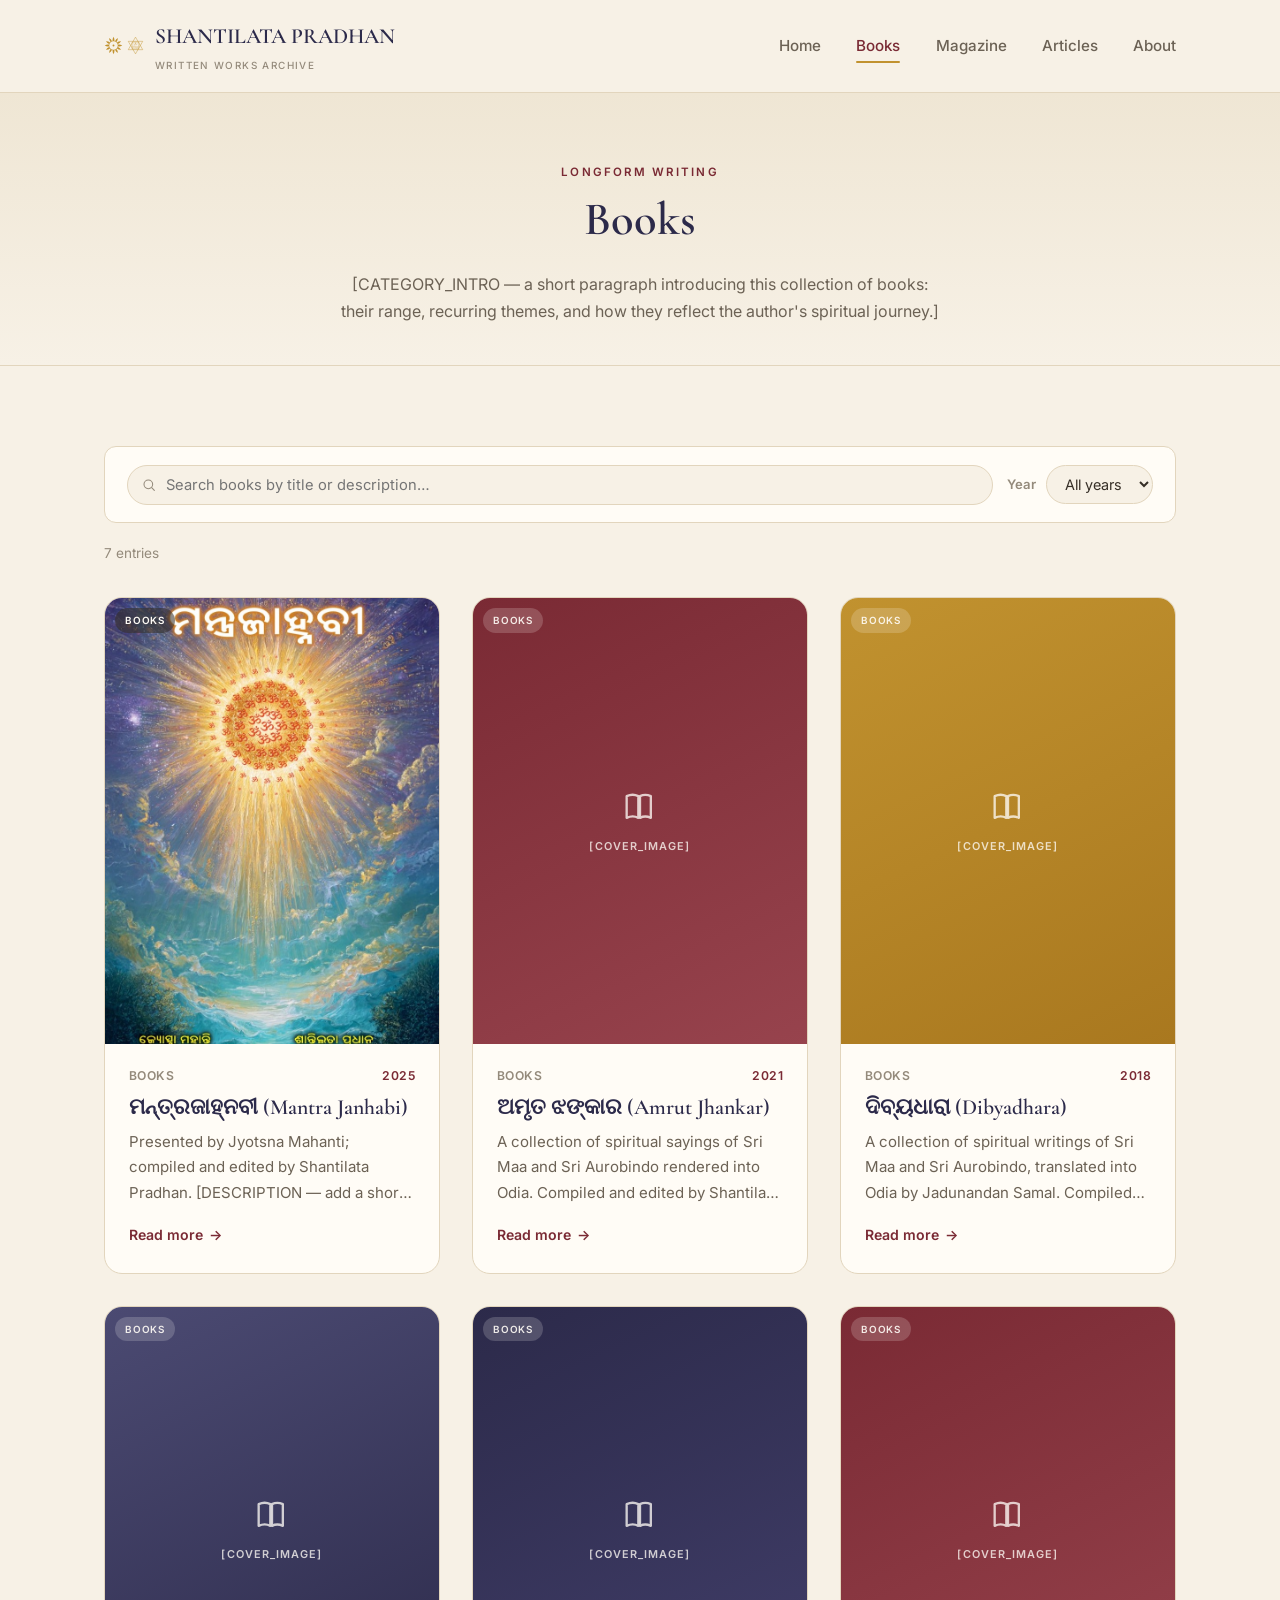
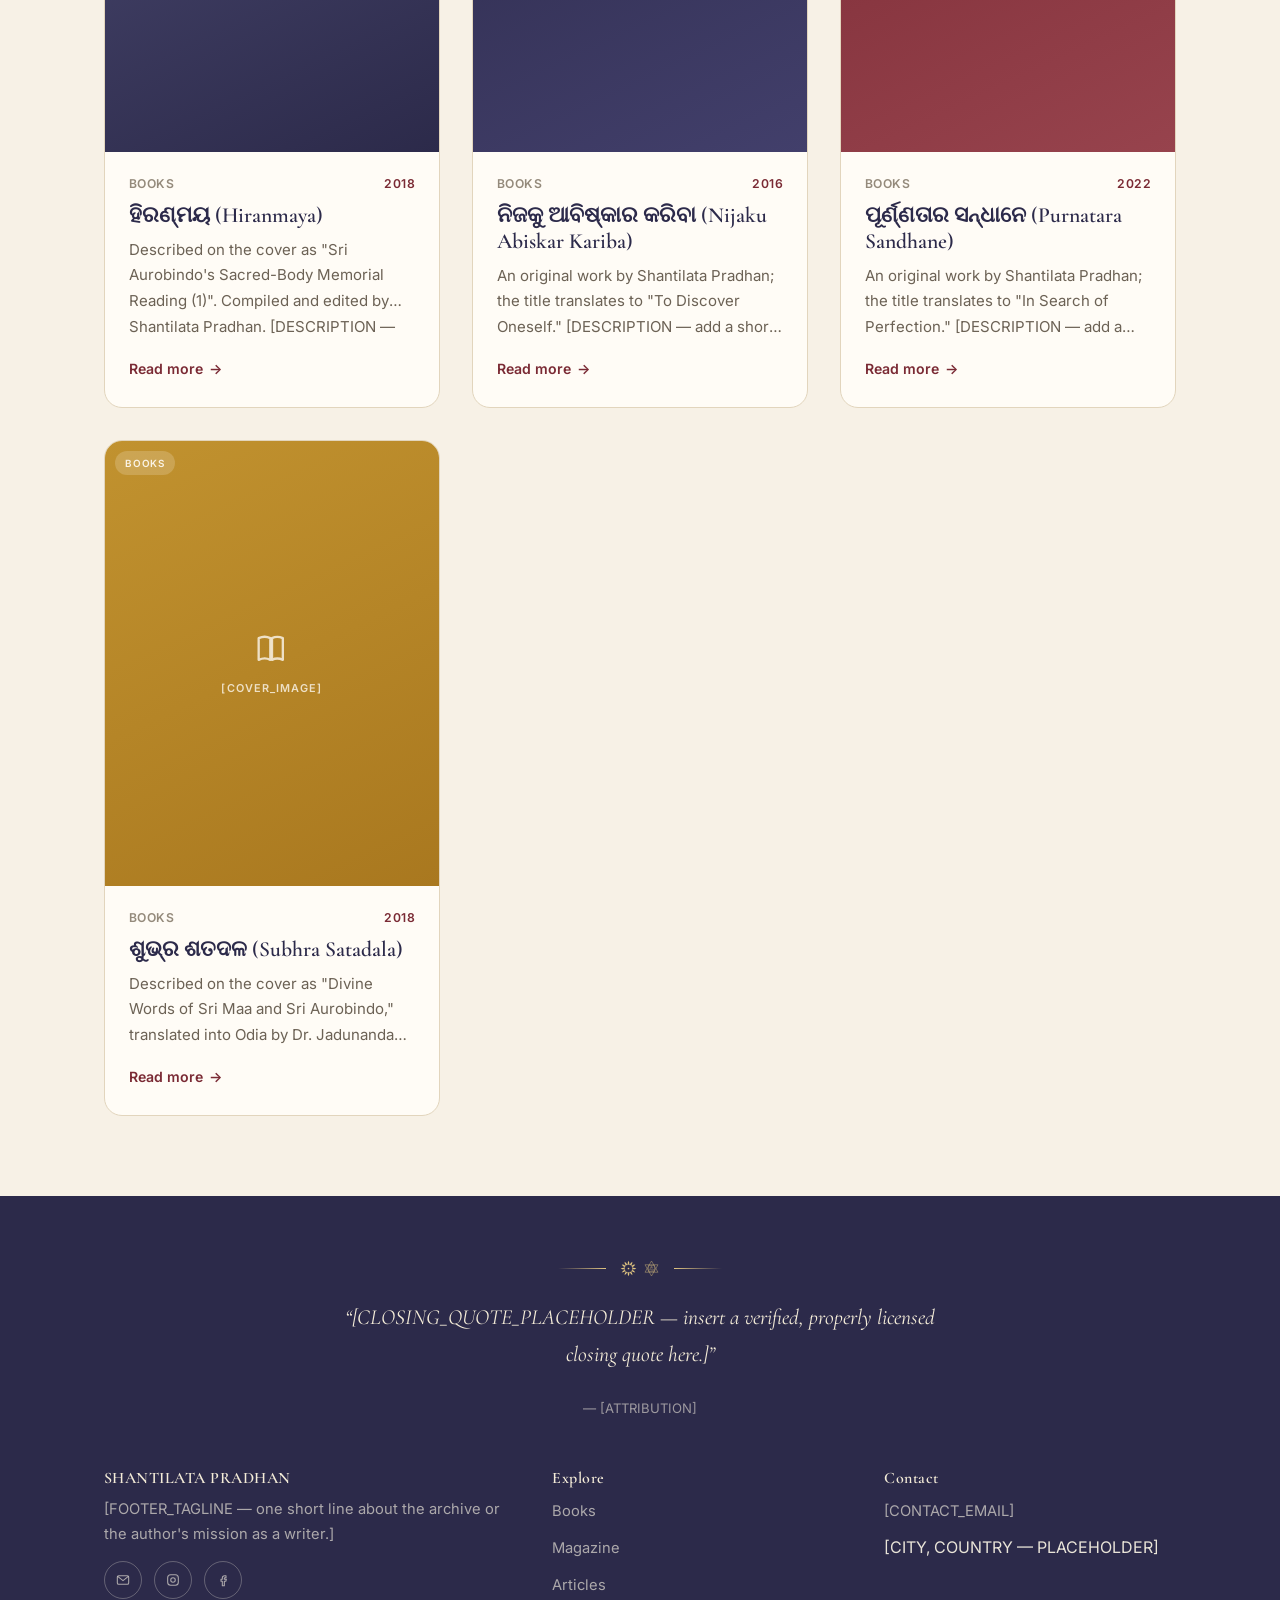
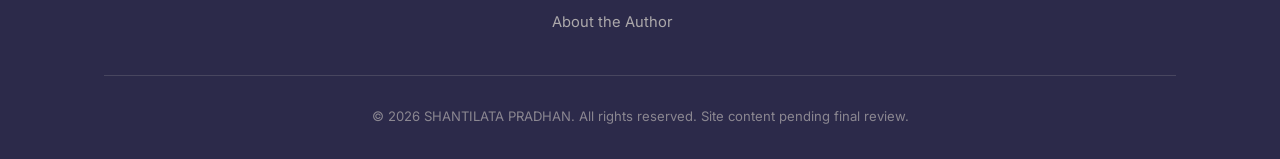
<file: books.html>
<!DOCTYPE html>
<html lang="en">
<head>
<meta charset="UTF-8" />
<meta name="viewport" content="width=device-width, initial-scale=1.0" />
<title>Books — SHANTILATA PRADHAN</title>
<meta name="description" content="Books written by SHANTILATA PRADHAN." />
<link rel="preconnect" href="https://fonts.googleapis.com">
<link rel="preconnect" href="https://fonts.gstatic.com" crossorigin>
<link href="https://fonts.googleapis.com/css2?family=Cormorant+Garamond:wght@500;600;700&family=Inter:wght@400;500;600;700&display=swap" rel="stylesheet">
<link rel="stylesheet" href="css/style.css" />
</head>
<body data-page="books" data-category="books">

<header class="site-header">
  <div class="container header-inner">
    <a href="index.html" class="brand">
      <span class="brand-emblem" aria-hidden="true"><svg viewBox="0 0 100 100" fill="currentColor" stroke="none" class="icon-wheel" aria-hidden="true"><path d="M50,4 Q57,16 54.17,26.36 L45.83,26.36 Q43,16 50,4 Z"/><path d="M50,4 Q57,16 54.17,26.36 L45.83,26.36 Q43,16 50,4 Z" transform="rotate(30 50 50)"/><path d="M50,4 Q57,16 54.17,26.36 L45.83,26.36 Q43,16 50,4 Z" transform="rotate(60 50 50)"/><path d="M50,4 Q57,16 54.17,26.36 L45.83,26.36 Q43,16 50,4 Z" transform="rotate(90 50 50)"/><path d="M50,4 Q57,16 54.17,26.36 L45.83,26.36 Q43,16 50,4 Z" transform="rotate(120 50 50)"/><path d="M50,4 Q57,16 54.17,26.36 L45.83,26.36 Q43,16 50,4 Z" transform="rotate(150 50 50)"/><path d="M50,4 Q57,16 54.17,26.36 L45.83,26.36 Q43,16 50,4 Z" transform="rotate(180 50 50)"/><path d="M50,4 Q57,16 54.17,26.36 L45.83,26.36 Q43,16 50,4 Z" transform="rotate(210 50 50)"/><path d="M50,4 Q57,16 54.17,26.36 L45.83,26.36 Q43,16 50,4 Z" transform="rotate(240 50 50)"/><path d="M50,4 Q57,16 54.17,26.36 L45.83,26.36 Q43,16 50,4 Z" transform="rotate(270 50 50)"/><path d="M50,4 Q57,16 54.17,26.36 L45.83,26.36 Q43,16 50,4 Z" transform="rotate(300 50 50)"/><path d="M50,4 Q57,16 54.17,26.36 L45.83,26.36 Q43,16 50,4 Z" transform="rotate(330 50 50)"/><circle cx="50" cy="50" r="24" fill="none" stroke="currentColor" stroke-width="3"/><circle cx="50" cy="50" r="5" fill="currentColor"/></svg><svg viewBox="0 0 100 100" fill="none" stroke="currentColor" stroke-width="2.4" stroke-linejoin="round" class="icon-star" aria-hidden="true"><path d="M50,6 L88.1,72 L11.9,72 Z"/><path d="M50,94 L88.1,28 L11.9,28 Z"/><rect x="32" y="32" width="36" height="36" stroke-width="2"/><g stroke="none" fill="currentColor"><path d="M50,48 C48,42 48,36 50,31 C52,36 52,42 50,48 Z"/><path d="M50,47 C54.5,43.5 57.5,39.5 60,37 C58.5,42 55.5,45.5 50,47 Z"/><path d="M50,47 C45.5,43.5 42.5,39.5 40,37 C41.5,42 44.5,45.5 50,47 Z"/><path d="M50,49 C55,47.3 58.6,45.3 61,43.6 C58.7,47 55.3,48.7 50,49 Z"/><path d="M50,49 C45,47.3 41.4,45.3 39,43.6 C41.3,47 44.7,48.7 50,49 Z"/></g><path d="M35,55 Q42.5,49 50,55 Q57.5,61 65,55" stroke-width="1.6" stroke-linecap="round"/><path d="M35,60.5 Q42.5,54.5 50,60.5 Q57.5,66.5 65,60.5" stroke-width="1.6" stroke-linecap="round"/></svg></span>
      <span>
        SHANTILATA PRADHAN
        <span class="brand-sub">Written Works Archive</span>
      </span>
    </a>
    <button class="nav-toggle" aria-label="Toggle navigation">
      <span></span><span></span><span></span>
    </button>
    <ul class="nav-links">
      <li><a href="index.html" data-page="home">Home</a></li>
      <li><a href="books.html" data-page="books">Books</a></li>
      <li><a href="magazine.html" data-page="magazine">Magazine</a></li>
      <li><a href="articles.html" data-page="articles">Articles</a></li>
      <li><a href="about.html" data-page="about">About</a></li>
    </ul>
  </div>
</header>

<main>
  <section class="page-header">
    <div class="container">
      <span class="eyebrow">Longform Writing</span>
      <h1>Books</h1>
      <p>[CATEGORY_INTRO — a short paragraph introducing this collection of books: their range, recurring themes, and how they reflect the author's spiritual journey.]</p>
    </div>
  </section>

  <section class="section">
    <div class="container">
      <div class="filter-bar">
        <div class="filter-search">
          <svg viewBox="0 0 24 24" fill="none" stroke="currentColor" stroke-width="1.6" stroke-linecap="round" stroke-linejoin="round"><circle cx="11" cy="11" r="6.5"/><path d="m20 20-3.6-3.6"/></svg>
          <input type="text" id="search-input" placeholder="Search books by title or description…" aria-label="Search books" />
        </div>
        <div class="filter-select-group">
          <label for="year-filter">Year</label>
          <select id="year-filter" aria-label="Filter by year">
            <option value="">All years</option>
          </select>
        </div>
      </div>
      <p class="results-count" id="results-count"></p>
      <div class="card-grid" id="category-grid">
        <!-- populated by js/main.js -->
      </div>
    </div>
  </section>
</main>

<footer class="site-footer">
  <div class="container">
    <div class="footer-quote">
      <div class="ornament" aria-hidden="true">
        <span class="line"></span>
        <span class="ornament-emblem" aria-hidden="true"><svg viewBox="0 0 100 100" fill="currentColor" stroke="none" class="icon-wheel" aria-hidden="true"><path d="M50,4 Q57,16 54.17,26.36 L45.83,26.36 Q43,16 50,4 Z"/><path d="M50,4 Q57,16 54.17,26.36 L45.83,26.36 Q43,16 50,4 Z" transform="rotate(30 50 50)"/><path d="M50,4 Q57,16 54.17,26.36 L45.83,26.36 Q43,16 50,4 Z" transform="rotate(60 50 50)"/><path d="M50,4 Q57,16 54.17,26.36 L45.83,26.36 Q43,16 50,4 Z" transform="rotate(90 50 50)"/><path d="M50,4 Q57,16 54.17,26.36 L45.83,26.36 Q43,16 50,4 Z" transform="rotate(120 50 50)"/><path d="M50,4 Q57,16 54.17,26.36 L45.83,26.36 Q43,16 50,4 Z" transform="rotate(150 50 50)"/><path d="M50,4 Q57,16 54.17,26.36 L45.83,26.36 Q43,16 50,4 Z" transform="rotate(180 50 50)"/><path d="M50,4 Q57,16 54.17,26.36 L45.83,26.36 Q43,16 50,4 Z" transform="rotate(210 50 50)"/><path d="M50,4 Q57,16 54.17,26.36 L45.83,26.36 Q43,16 50,4 Z" transform="rotate(240 50 50)"/><path d="M50,4 Q57,16 54.17,26.36 L45.83,26.36 Q43,16 50,4 Z" transform="rotate(270 50 50)"/><path d="M50,4 Q57,16 54.17,26.36 L45.83,26.36 Q43,16 50,4 Z" transform="rotate(300 50 50)"/><path d="M50,4 Q57,16 54.17,26.36 L45.83,26.36 Q43,16 50,4 Z" transform="rotate(330 50 50)"/><circle cx="50" cy="50" r="24" fill="none" stroke="currentColor" stroke-width="3"/><circle cx="50" cy="50" r="5" fill="currentColor"/></svg><svg viewBox="0 0 100 100" fill="none" stroke="currentColor" stroke-width="2.4" stroke-linejoin="round" class="icon-star" aria-hidden="true"><path d="M50,6 L88.1,72 L11.9,72 Z"/><path d="M50,94 L88.1,28 L11.9,28 Z"/><rect x="32" y="32" width="36" height="36" stroke-width="2"/><g stroke="none" fill="currentColor"><path d="M50,48 C48,42 48,36 50,31 C52,36 52,42 50,48 Z"/><path d="M50,47 C54.5,43.5 57.5,39.5 60,37 C58.5,42 55.5,45.5 50,47 Z"/><path d="M50,47 C45.5,43.5 42.5,39.5 40,37 C41.5,42 44.5,45.5 50,47 Z"/><path d="M50,49 C55,47.3 58.6,45.3 61,43.6 C58.7,47 55.3,48.7 50,49 Z"/><path d="M50,49 C45,47.3 41.4,45.3 39,43.6 C41.3,47 44.7,48.7 50,49 Z"/></g><path d="M35,55 Q42.5,49 50,55 Q57.5,61 65,55" stroke-width="1.6" stroke-linecap="round"/><path d="M35,60.5 Q42.5,54.5 50,60.5 Q57.5,66.5 65,60.5" stroke-width="1.6" stroke-linecap="round"/></svg></span>
        <span class="line right"></span>
      </div>
      <p>&ldquo;[CLOSING_QUOTE_PLACEHOLDER — insert a verified, properly licensed closing quote here.]&rdquo;</p>
      <cite>— [ATTRIBUTION]</cite>
    </div>
    <div class="footer-grid">
      <div>
        <h4>SHANTILATA PRADHAN</h4>
        <p>[FOOTER_TAGLINE — one short line about the archive or the author's mission as a writer.]</p>
        <div class="social-row">
          <a href="#" aria-label="Email">
            <svg viewBox="0 0 24 24" fill="none" stroke="currentColor" stroke-width="1.6" stroke-linecap="round" stroke-linejoin="round"><rect x="3.5" y="5.5" width="17" height="13" rx="2"/><path d="m4.5 7 7.5 6 7.5-6"/></svg>
          </a>
          <a href="#" aria-label="Instagram">
            <svg viewBox="0 0 24 24" fill="none" stroke="currentColor" stroke-width="1.6" stroke-linecap="round" stroke-linejoin="round"><rect x="4" y="4" width="16" height="16" rx="4.5"/><circle cx="12" cy="12" r="3.4"/><circle cx="16.6" cy="7.4" r="0.6" fill="currentColor" stroke="none"/></svg>
          </a>
          <a href="#" aria-label="Facebook">
            <svg viewBox="0 0 24 24" fill="none" stroke="currentColor" stroke-width="1.6" stroke-linecap="round" stroke-linejoin="round"><path d="M14.5 8.5h2V5.5h-2c-2 0-3.5 1.5-3.5 3.5v2H9v3h2v6.5h3V14h2.2l.8-3H14v-1.5c0-.5.5-1 1-1Z"/></svg>
          </a>
        </div>
      </div>
      <div>
        <h4>Explore</h4>
        <ul class="footer-links">
          <li><a href="books.html">Books</a></li>
          <li><a href="magazine.html">Magazine</a></li>
          <li><a href="articles.html">Articles</a></li>
          <li><a href="about.html">About the Author</a></li>
        </ul>
      </div>
      <div>
        <h4>Contact</h4>
        <ul class="footer-links">
          <li><a href="mailto:[CONTACT_EMAIL]">[CONTACT_EMAIL]</a></li>
          <li>[CITY, COUNTRY — PLACEHOLDER]</li>
        </ul>
      </div>
    </div>
    <div class="footer-bottom">
      &copy; <span id="year"></span> SHANTILATA PRADHAN. All rights reserved. Site content pending final review.
    </div>
  </div>
</footer>

<script src="js/data.js"></script>
<script src="js/main.js"></script>
<script>document.getElementById('year').textContent = new Date().getFullYear();</script>
</body>
</html>
</file>
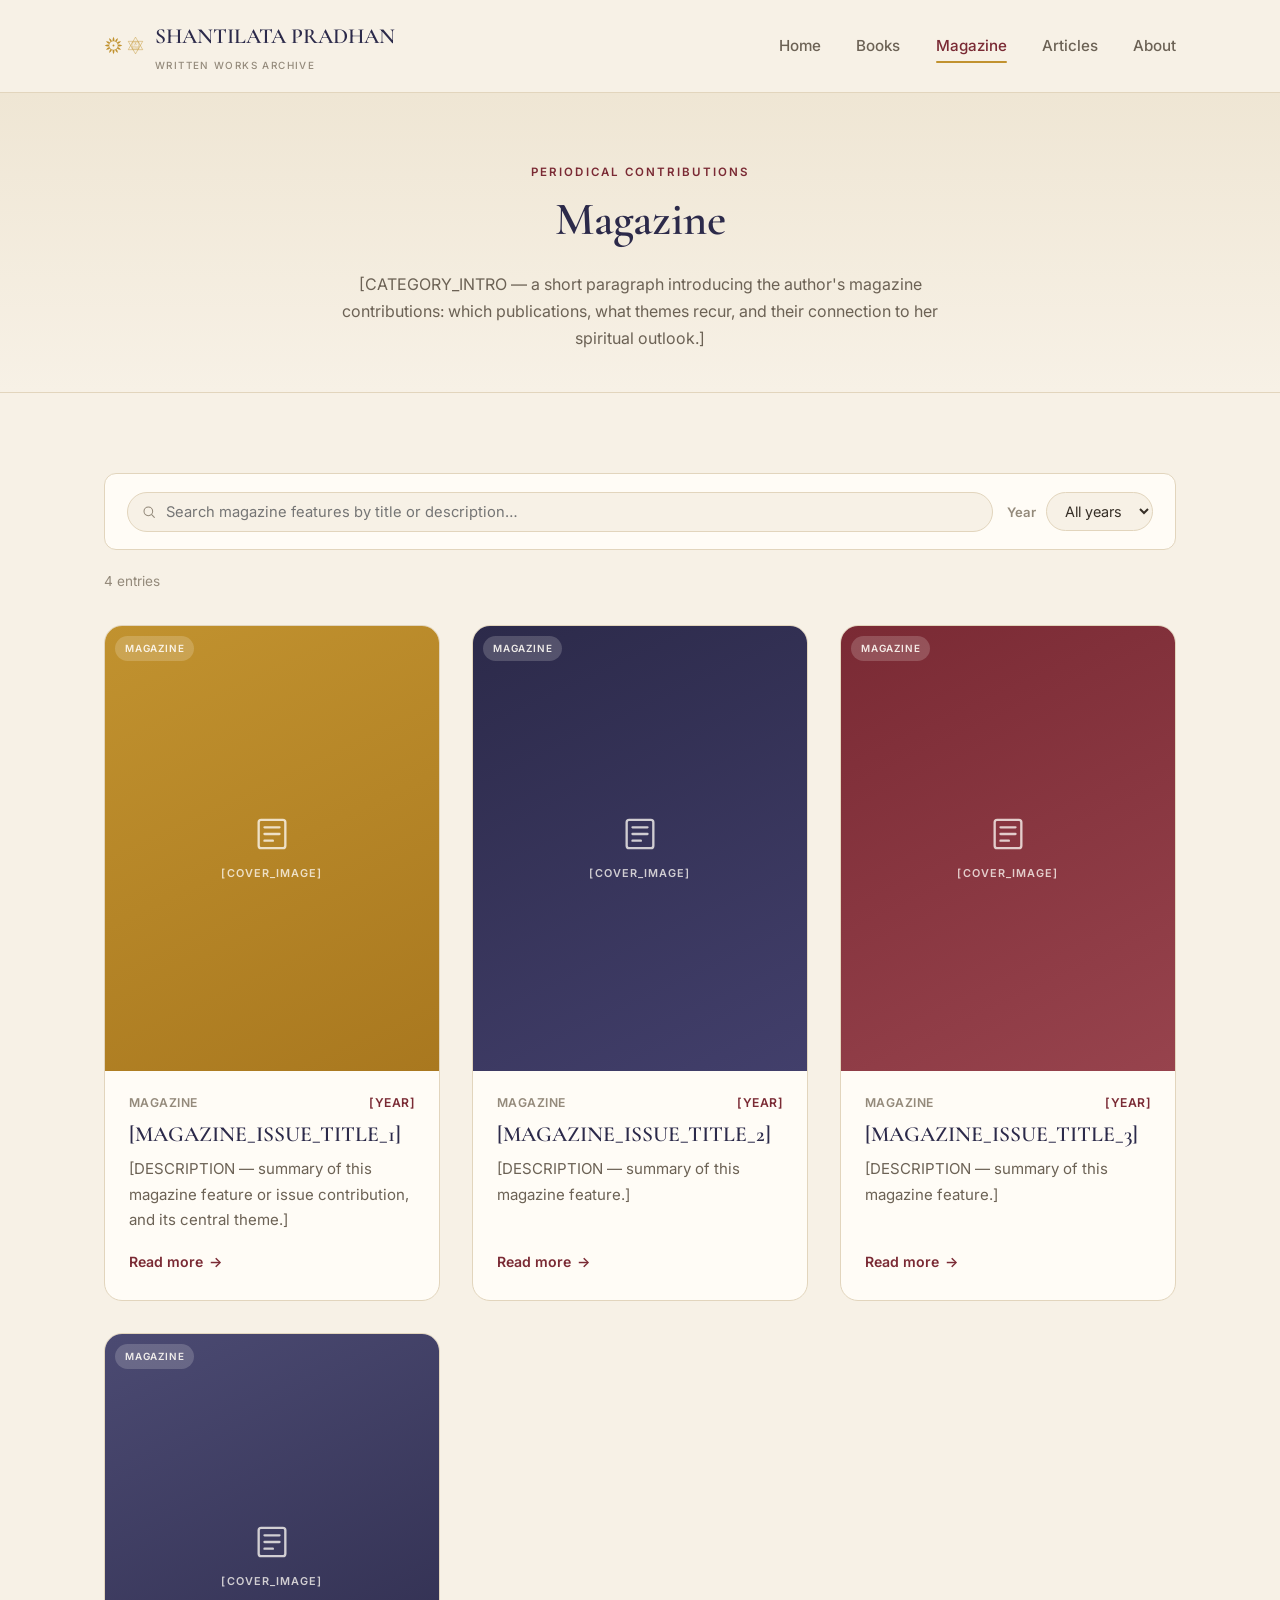
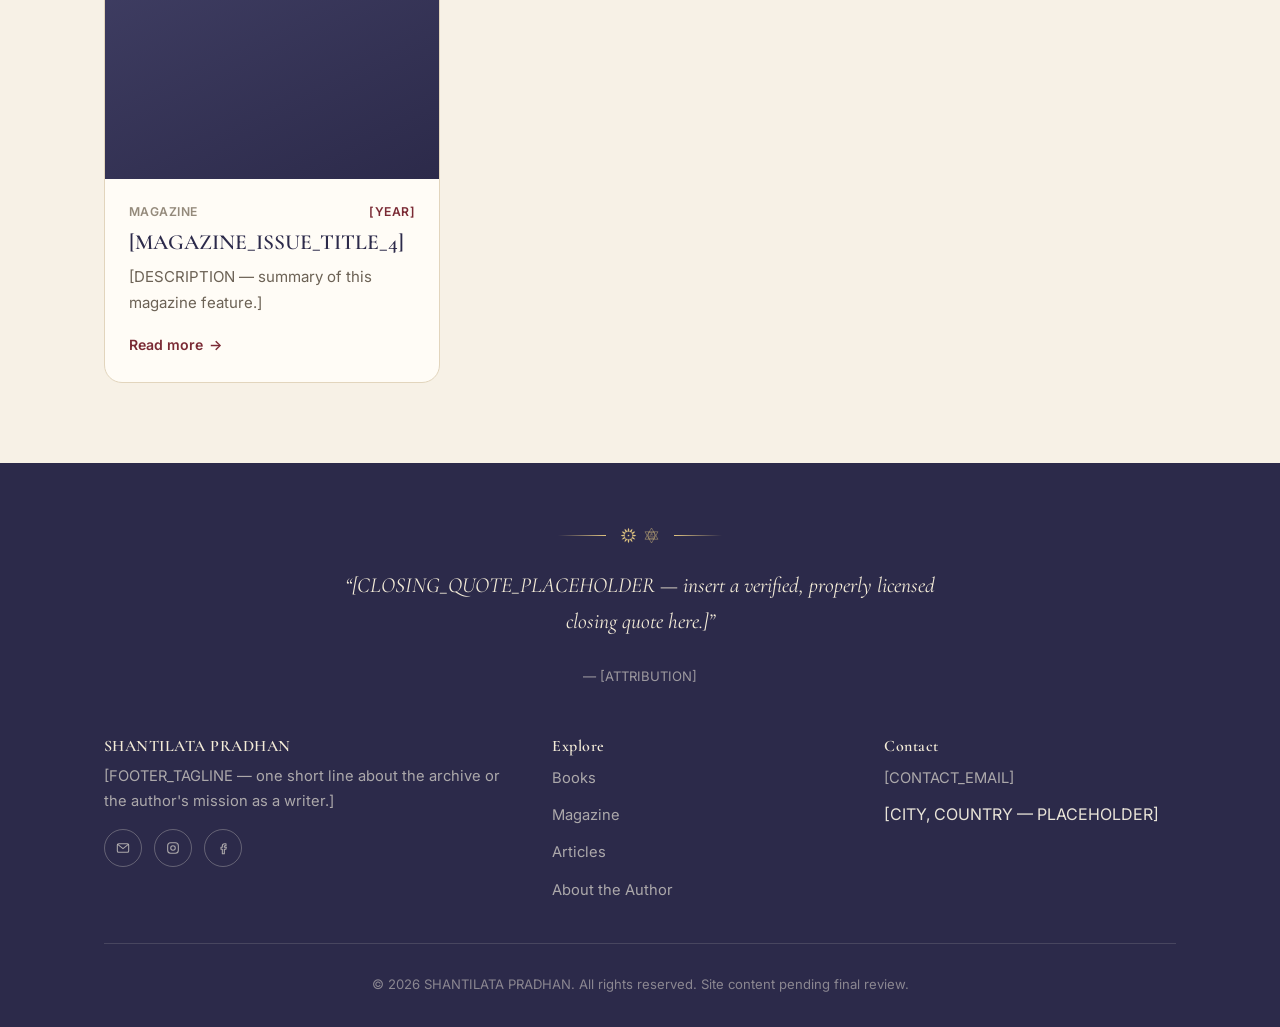
<file: magazine.html>
<!DOCTYPE html>
<html lang="en">
<head>
<meta charset="UTF-8" />
<meta name="viewport" content="width=device-width, initial-scale=1.0" />
<title>Magazine — SHANTILATA PRADHAN</title>
<meta name="description" content="Magazine features and contributions by SHANTILATA PRADHAN." />
<link rel="preconnect" href="https://fonts.googleapis.com">
<link rel="preconnect" href="https://fonts.gstatic.com" crossorigin>
<link href="https://fonts.googleapis.com/css2?family=Cormorant+Garamond:wght@500;600;700&family=Inter:wght@400;500;600;700&display=swap" rel="stylesheet">
<link rel="stylesheet" href="css/style.css" />
</head>
<body data-page="magazine" data-category="magazine">

<header class="site-header">
  <div class="container header-inner">
    <a href="index.html" class="brand">
      <span class="brand-emblem" aria-hidden="true"><svg viewBox="0 0 100 100" fill="currentColor" stroke="none" class="icon-wheel" aria-hidden="true"><path d="M50,4 Q57,16 54.17,26.36 L45.83,26.36 Q43,16 50,4 Z"/><path d="M50,4 Q57,16 54.17,26.36 L45.83,26.36 Q43,16 50,4 Z" transform="rotate(30 50 50)"/><path d="M50,4 Q57,16 54.17,26.36 L45.83,26.36 Q43,16 50,4 Z" transform="rotate(60 50 50)"/><path d="M50,4 Q57,16 54.17,26.36 L45.83,26.36 Q43,16 50,4 Z" transform="rotate(90 50 50)"/><path d="M50,4 Q57,16 54.17,26.36 L45.83,26.36 Q43,16 50,4 Z" transform="rotate(120 50 50)"/><path d="M50,4 Q57,16 54.17,26.36 L45.83,26.36 Q43,16 50,4 Z" transform="rotate(150 50 50)"/><path d="M50,4 Q57,16 54.17,26.36 L45.83,26.36 Q43,16 50,4 Z" transform="rotate(180 50 50)"/><path d="M50,4 Q57,16 54.17,26.36 L45.83,26.36 Q43,16 50,4 Z" transform="rotate(210 50 50)"/><path d="M50,4 Q57,16 54.17,26.36 L45.83,26.36 Q43,16 50,4 Z" transform="rotate(240 50 50)"/><path d="M50,4 Q57,16 54.17,26.36 L45.83,26.36 Q43,16 50,4 Z" transform="rotate(270 50 50)"/><path d="M50,4 Q57,16 54.17,26.36 L45.83,26.36 Q43,16 50,4 Z" transform="rotate(300 50 50)"/><path d="M50,4 Q57,16 54.17,26.36 L45.83,26.36 Q43,16 50,4 Z" transform="rotate(330 50 50)"/><circle cx="50" cy="50" r="24" fill="none" stroke="currentColor" stroke-width="3"/><circle cx="50" cy="50" r="5" fill="currentColor"/></svg><svg viewBox="0 0 100 100" fill="none" stroke="currentColor" stroke-width="2.4" stroke-linejoin="round" class="icon-star" aria-hidden="true"><path d="M50,6 L88.1,72 L11.9,72 Z"/><path d="M50,94 L88.1,28 L11.9,28 Z"/><rect x="32" y="32" width="36" height="36" stroke-width="2"/><g stroke="none" fill="currentColor"><path d="M50,48 C48,42 48,36 50,31 C52,36 52,42 50,48 Z"/><path d="M50,47 C54.5,43.5 57.5,39.5 60,37 C58.5,42 55.5,45.5 50,47 Z"/><path d="M50,47 C45.5,43.5 42.5,39.5 40,37 C41.5,42 44.5,45.5 50,47 Z"/><path d="M50,49 C55,47.3 58.6,45.3 61,43.6 C58.7,47 55.3,48.7 50,49 Z"/><path d="M50,49 C45,47.3 41.4,45.3 39,43.6 C41.3,47 44.7,48.7 50,49 Z"/></g><path d="M35,55 Q42.5,49 50,55 Q57.5,61 65,55" stroke-width="1.6" stroke-linecap="round"/><path d="M35,60.5 Q42.5,54.5 50,60.5 Q57.5,66.5 65,60.5" stroke-width="1.6" stroke-linecap="round"/></svg></span>
      <span>
        SHANTILATA PRADHAN
        <span class="brand-sub">Written Works Archive</span>
      </span>
    </a>
    <button class="nav-toggle" aria-label="Toggle navigation">
      <span></span><span></span><span></span>
    </button>
    <ul class="nav-links">
      <li><a href="index.html" data-page="home">Home</a></li>
      <li><a href="books.html" data-page="books">Books</a></li>
      <li><a href="magazine.html" data-page="magazine">Magazine</a></li>
      <li><a href="articles.html" data-page="articles">Articles</a></li>
      <li><a href="about.html" data-page="about">About</a></li>
    </ul>
  </div>
</header>

<main>
  <section class="page-header">
    <div class="container">
      <span class="eyebrow">Periodical Contributions</span>
      <h1>Magazine</h1>
      <p>[CATEGORY_INTRO — a short paragraph introducing the author's magazine contributions: which publications, what themes recur, and their connection to her spiritual outlook.]</p>
    </div>
  </section>

  <section class="section">
    <div class="container">
      <div class="filter-bar">
        <div class="filter-search">
          <svg viewBox="0 0 24 24" fill="none" stroke="currentColor" stroke-width="1.6" stroke-linecap="round" stroke-linejoin="round"><circle cx="11" cy="11" r="6.5"/><path d="m20 20-3.6-3.6"/></svg>
          <input type="text" id="search-input" placeholder="Search magazine features by title or description…" aria-label="Search magazine features" />
        </div>
        <div class="filter-select-group">
          <label for="year-filter">Year</label>
          <select id="year-filter" aria-label="Filter by year">
            <option value="">All years</option>
          </select>
        </div>
      </div>
      <p class="results-count" id="results-count"></p>
      <div class="card-grid" id="category-grid">
        <!-- populated by js/main.js -->
      </div>
    </div>
  </section>
</main>

<footer class="site-footer">
  <div class="container">
    <div class="footer-quote">
      <div class="ornament" aria-hidden="true">
        <span class="line"></span>
        <span class="ornament-emblem" aria-hidden="true"><svg viewBox="0 0 100 100" fill="currentColor" stroke="none" class="icon-wheel" aria-hidden="true"><path d="M50,4 Q57,16 54.17,26.36 L45.83,26.36 Q43,16 50,4 Z"/><path d="M50,4 Q57,16 54.17,26.36 L45.83,26.36 Q43,16 50,4 Z" transform="rotate(30 50 50)"/><path d="M50,4 Q57,16 54.17,26.36 L45.83,26.36 Q43,16 50,4 Z" transform="rotate(60 50 50)"/><path d="M50,4 Q57,16 54.17,26.36 L45.83,26.36 Q43,16 50,4 Z" transform="rotate(90 50 50)"/><path d="M50,4 Q57,16 54.17,26.36 L45.83,26.36 Q43,16 50,4 Z" transform="rotate(120 50 50)"/><path d="M50,4 Q57,16 54.17,26.36 L45.83,26.36 Q43,16 50,4 Z" transform="rotate(150 50 50)"/><path d="M50,4 Q57,16 54.17,26.36 L45.83,26.36 Q43,16 50,4 Z" transform="rotate(180 50 50)"/><path d="M50,4 Q57,16 54.17,26.36 L45.83,26.36 Q43,16 50,4 Z" transform="rotate(210 50 50)"/><path d="M50,4 Q57,16 54.17,26.36 L45.83,26.36 Q43,16 50,4 Z" transform="rotate(240 50 50)"/><path d="M50,4 Q57,16 54.17,26.36 L45.83,26.36 Q43,16 50,4 Z" transform="rotate(270 50 50)"/><path d="M50,4 Q57,16 54.17,26.36 L45.83,26.36 Q43,16 50,4 Z" transform="rotate(300 50 50)"/><path d="M50,4 Q57,16 54.17,26.36 L45.83,26.36 Q43,16 50,4 Z" transform="rotate(330 50 50)"/><circle cx="50" cy="50" r="24" fill="none" stroke="currentColor" stroke-width="3"/><circle cx="50" cy="50" r="5" fill="currentColor"/></svg><svg viewBox="0 0 100 100" fill="none" stroke="currentColor" stroke-width="2.4" stroke-linejoin="round" class="icon-star" aria-hidden="true"><path d="M50,6 L88.1,72 L11.9,72 Z"/><path d="M50,94 L88.1,28 L11.9,28 Z"/><rect x="32" y="32" width="36" height="36" stroke-width="2"/><g stroke="none" fill="currentColor"><path d="M50,48 C48,42 48,36 50,31 C52,36 52,42 50,48 Z"/><path d="M50,47 C54.5,43.5 57.5,39.5 60,37 C58.5,42 55.5,45.5 50,47 Z"/><path d="M50,47 C45.5,43.5 42.5,39.5 40,37 C41.5,42 44.5,45.5 50,47 Z"/><path d="M50,49 C55,47.3 58.6,45.3 61,43.6 C58.7,47 55.3,48.7 50,49 Z"/><path d="M50,49 C45,47.3 41.4,45.3 39,43.6 C41.3,47 44.7,48.7 50,49 Z"/></g><path d="M35,55 Q42.5,49 50,55 Q57.5,61 65,55" stroke-width="1.6" stroke-linecap="round"/><path d="M35,60.5 Q42.5,54.5 50,60.5 Q57.5,66.5 65,60.5" stroke-width="1.6" stroke-linecap="round"/></svg></span>
        <span class="line right"></span>
      </div>
      <p>&ldquo;[CLOSING_QUOTE_PLACEHOLDER — insert a verified, properly licensed closing quote here.]&rdquo;</p>
      <cite>— [ATTRIBUTION]</cite>
    </div>
    <div class="footer-grid">
      <div>
        <h4>SHANTILATA PRADHAN</h4>
        <p>[FOOTER_TAGLINE — one short line about the archive or the author's mission as a writer.]</p>
        <div class="social-row">
          <a href="#" aria-label="Email">
            <svg viewBox="0 0 24 24" fill="none" stroke="currentColor" stroke-width="1.6" stroke-linecap="round" stroke-linejoin="round"><rect x="3.5" y="5.5" width="17" height="13" rx="2"/><path d="m4.5 7 7.5 6 7.5-6"/></svg>
          </a>
          <a href="#" aria-label="Instagram">
            <svg viewBox="0 0 24 24" fill="none" stroke="currentColor" stroke-width="1.6" stroke-linecap="round" stroke-linejoin="round"><rect x="4" y="4" width="16" height="16" rx="4.5"/><circle cx="12" cy="12" r="3.4"/><circle cx="16.6" cy="7.4" r="0.6" fill="currentColor" stroke="none"/></svg>
          </a>
          <a href="#" aria-label="Facebook">
            <svg viewBox="0 0 24 24" fill="none" stroke="currentColor" stroke-width="1.6" stroke-linecap="round" stroke-linejoin="round"><path d="M14.5 8.5h2V5.5h-2c-2 0-3.5 1.5-3.5 3.5v2H9v3h2v6.5h3V14h2.2l.8-3H14v-1.5c0-.5.5-1 1-1Z"/></svg>
          </a>
        </div>
      </div>
      <div>
        <h4>Explore</h4>
        <ul class="footer-links">
          <li><a href="books.html">Books</a></li>
          <li><a href="magazine.html">Magazine</a></li>
          <li><a href="articles.html">Articles</a></li>
          <li><a href="about.html">About the Author</a></li>
        </ul>
      </div>
      <div>
        <h4>Contact</h4>
        <ul class="footer-links">
          <li><a href="mailto:[CONTACT_EMAIL]">[CONTACT_EMAIL]</a></li>
          <li>[CITY, COUNTRY — PLACEHOLDER]</li>
        </ul>
      </div>
    </div>
    <div class="footer-bottom">
      &copy; <span id="year"></span> SHANTILATA PRADHAN. All rights reserved. Site content pending final review.
    </div>
  </div>
</footer>

<script src="js/data.js"></script>
<script src="js/main.js"></script>
<script>document.getElementById('year').textContent = new Date().getFullYear();</script>
</body>
</html>
</file>
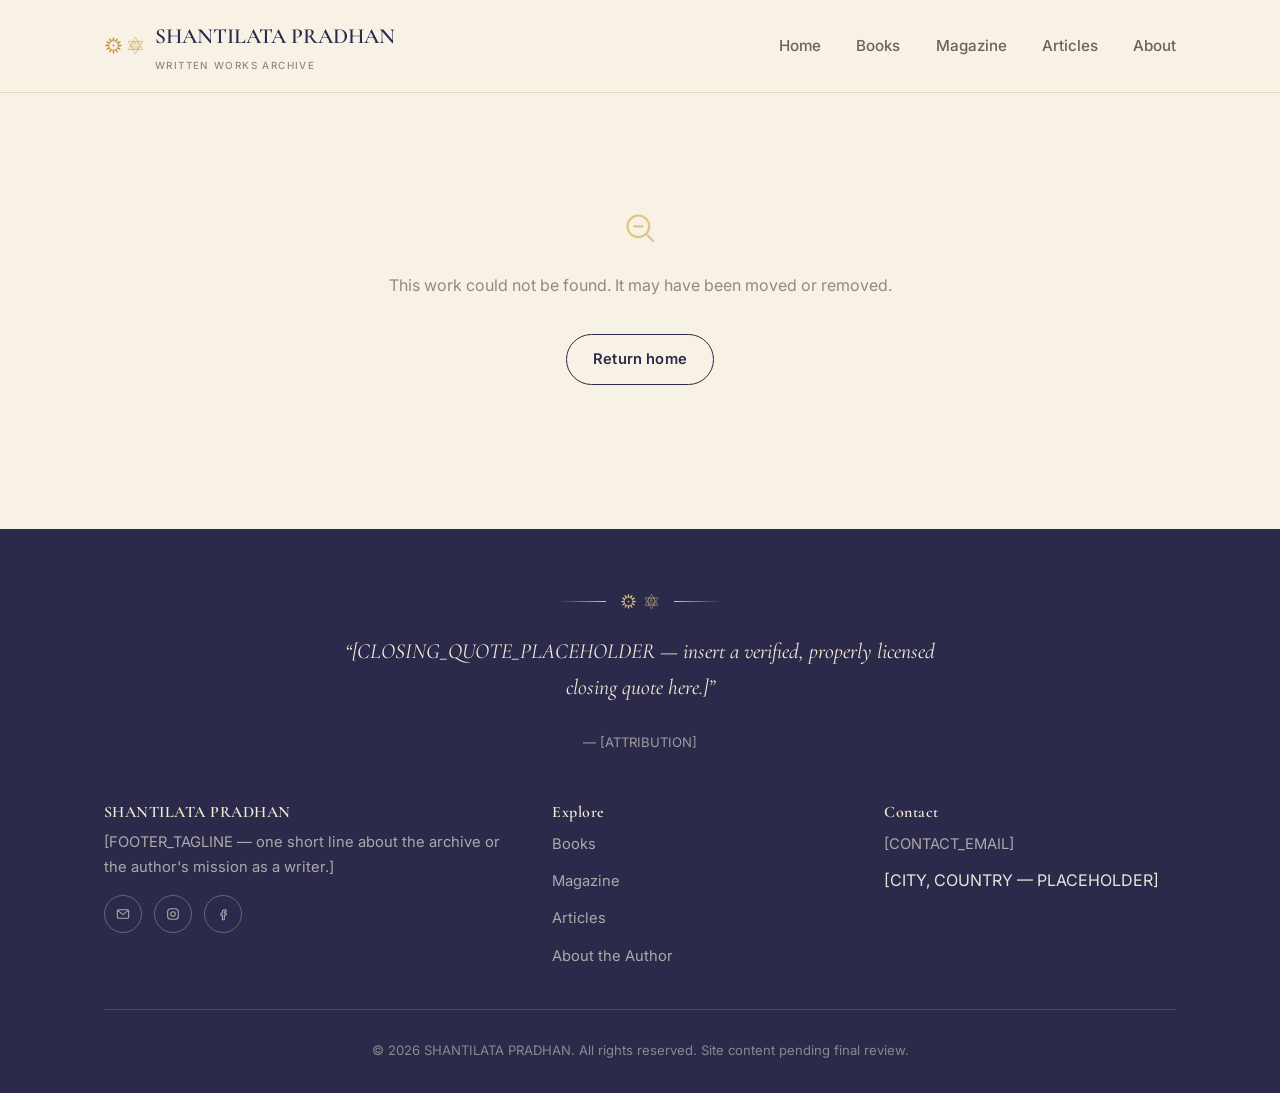
<file: work.html>
<!DOCTYPE html>
<html lang="en">
<head>
<meta charset="UTF-8" />
<meta name="viewport" content="width=device-width, initial-scale=1.0" />
<title>Work — SHANTILATA PRADHAN</title>
<meta name="description" content="A written work by SHANTILATA PRADHAN." />
<link rel="preconnect" href="https://fonts.googleapis.com">
<link rel="preconnect" href="https://fonts.gstatic.com" crossorigin>
<link href="https://fonts.googleapis.com/css2?family=Cormorant+Garamond:wght@500;600;700&family=Inter:wght@400;500;600;700&display=swap" rel="stylesheet">
<link rel="stylesheet" href="css/style.css" />
</head>
<body data-page="">

<header class="site-header">
  <div class="container header-inner">
    <a href="index.html" class="brand">
      <span class="brand-emblem" aria-hidden="true"><svg viewBox="0 0 100 100" fill="currentColor" stroke="none" class="icon-wheel" aria-hidden="true"><path d="M50,4 Q57,16 54.17,26.36 L45.83,26.36 Q43,16 50,4 Z"/><path d="M50,4 Q57,16 54.17,26.36 L45.83,26.36 Q43,16 50,4 Z" transform="rotate(30 50 50)"/><path d="M50,4 Q57,16 54.17,26.36 L45.83,26.36 Q43,16 50,4 Z" transform="rotate(60 50 50)"/><path d="M50,4 Q57,16 54.17,26.36 L45.83,26.36 Q43,16 50,4 Z" transform="rotate(90 50 50)"/><path d="M50,4 Q57,16 54.17,26.36 L45.83,26.36 Q43,16 50,4 Z" transform="rotate(120 50 50)"/><path d="M50,4 Q57,16 54.17,26.36 L45.83,26.36 Q43,16 50,4 Z" transform="rotate(150 50 50)"/><path d="M50,4 Q57,16 54.17,26.36 L45.83,26.36 Q43,16 50,4 Z" transform="rotate(180 50 50)"/><path d="M50,4 Q57,16 54.17,26.36 L45.83,26.36 Q43,16 50,4 Z" transform="rotate(210 50 50)"/><path d="M50,4 Q57,16 54.17,26.36 L45.83,26.36 Q43,16 50,4 Z" transform="rotate(240 50 50)"/><path d="M50,4 Q57,16 54.17,26.36 L45.83,26.36 Q43,16 50,4 Z" transform="rotate(270 50 50)"/><path d="M50,4 Q57,16 54.17,26.36 L45.83,26.36 Q43,16 50,4 Z" transform="rotate(300 50 50)"/><path d="M50,4 Q57,16 54.17,26.36 L45.83,26.36 Q43,16 50,4 Z" transform="rotate(330 50 50)"/><circle cx="50" cy="50" r="24" fill="none" stroke="currentColor" stroke-width="3"/><circle cx="50" cy="50" r="5" fill="currentColor"/></svg><svg viewBox="0 0 100 100" fill="none" stroke="currentColor" stroke-width="2.4" stroke-linejoin="round" class="icon-star" aria-hidden="true"><path d="M50,6 L88.1,72 L11.9,72 Z"/><path d="M50,94 L88.1,28 L11.9,28 Z"/><rect x="32" y="32" width="36" height="36" stroke-width="2"/><g stroke="none" fill="currentColor"><path d="M50,48 C48,42 48,36 50,31 C52,36 52,42 50,48 Z"/><path d="M50,47 C54.5,43.5 57.5,39.5 60,37 C58.5,42 55.5,45.5 50,47 Z"/><path d="M50,47 C45.5,43.5 42.5,39.5 40,37 C41.5,42 44.5,45.5 50,47 Z"/><path d="M50,49 C55,47.3 58.6,45.3 61,43.6 C58.7,47 55.3,48.7 50,49 Z"/><path d="M50,49 C45,47.3 41.4,45.3 39,43.6 C41.3,47 44.7,48.7 50,49 Z"/></g><path d="M35,55 Q42.5,49 50,55 Q57.5,61 65,55" stroke-width="1.6" stroke-linecap="round"/><path d="M35,60.5 Q42.5,54.5 50,60.5 Q57.5,66.5 65,60.5" stroke-width="1.6" stroke-linecap="round"/></svg></span>
      <span>
        SHANTILATA PRADHAN
        <span class="brand-sub">Written Works Archive</span>
      </span>
    </a>
    <button class="nav-toggle" aria-label="Toggle navigation">
      <span></span><span></span><span></span>
    </button>
    <ul class="nav-links">
      <li><a href="index.html" data-page="home">Home</a></li>
      <li><a href="books.html" data-page="books">Books</a></li>
      <li><a href="magazine.html" data-page="magazine">Magazine</a></li>
      <li><a href="articles.html" data-page="articles">Articles</a></li>
      <li><a href="about.html" data-page="about">About</a></li>
    </ul>
  </div>
</header>

<main class="section" style="padding-top:3.2rem;">
  <div class="container" id="detail-root">
    <!-- populated by js/main.js based on ?id= in the URL -->
  </div>
</main>

<footer class="site-footer">
  <div class="container">
    <div class="footer-quote">
      <div class="ornament" aria-hidden="true">
        <span class="line"></span>
        <span class="ornament-emblem" aria-hidden="true"><svg viewBox="0 0 100 100" fill="currentColor" stroke="none" class="icon-wheel" aria-hidden="true"><path d="M50,4 Q57,16 54.17,26.36 L45.83,26.36 Q43,16 50,4 Z"/><path d="M50,4 Q57,16 54.17,26.36 L45.83,26.36 Q43,16 50,4 Z" transform="rotate(30 50 50)"/><path d="M50,4 Q57,16 54.17,26.36 L45.83,26.36 Q43,16 50,4 Z" transform="rotate(60 50 50)"/><path d="M50,4 Q57,16 54.17,26.36 L45.83,26.36 Q43,16 50,4 Z" transform="rotate(90 50 50)"/><path d="M50,4 Q57,16 54.17,26.36 L45.83,26.36 Q43,16 50,4 Z" transform="rotate(120 50 50)"/><path d="M50,4 Q57,16 54.17,26.36 L45.83,26.36 Q43,16 50,4 Z" transform="rotate(150 50 50)"/><path d="M50,4 Q57,16 54.17,26.36 L45.83,26.36 Q43,16 50,4 Z" transform="rotate(180 50 50)"/><path d="M50,4 Q57,16 54.17,26.36 L45.83,26.36 Q43,16 50,4 Z" transform="rotate(210 50 50)"/><path d="M50,4 Q57,16 54.17,26.36 L45.83,26.36 Q43,16 50,4 Z" transform="rotate(240 50 50)"/><path d="M50,4 Q57,16 54.17,26.36 L45.83,26.36 Q43,16 50,4 Z" transform="rotate(270 50 50)"/><path d="M50,4 Q57,16 54.17,26.36 L45.83,26.36 Q43,16 50,4 Z" transform="rotate(300 50 50)"/><path d="M50,4 Q57,16 54.17,26.36 L45.83,26.36 Q43,16 50,4 Z" transform="rotate(330 50 50)"/><circle cx="50" cy="50" r="24" fill="none" stroke="currentColor" stroke-width="3"/><circle cx="50" cy="50" r="5" fill="currentColor"/></svg><svg viewBox="0 0 100 100" fill="none" stroke="currentColor" stroke-width="2.4" stroke-linejoin="round" class="icon-star" aria-hidden="true"><path d="M50,6 L88.1,72 L11.9,72 Z"/><path d="M50,94 L88.1,28 L11.9,28 Z"/><rect x="32" y="32" width="36" height="36" stroke-width="2"/><g stroke="none" fill="currentColor"><path d="M50,48 C48,42 48,36 50,31 C52,36 52,42 50,48 Z"/><path d="M50,47 C54.5,43.5 57.5,39.5 60,37 C58.5,42 55.5,45.5 50,47 Z"/><path d="M50,47 C45.5,43.5 42.5,39.5 40,37 C41.5,42 44.5,45.5 50,47 Z"/><path d="M50,49 C55,47.3 58.6,45.3 61,43.6 C58.7,47 55.3,48.7 50,49 Z"/><path d="M50,49 C45,47.3 41.4,45.3 39,43.6 C41.3,47 44.7,48.7 50,49 Z"/></g><path d="M35,55 Q42.5,49 50,55 Q57.5,61 65,55" stroke-width="1.6" stroke-linecap="round"/><path d="M35,60.5 Q42.5,54.5 50,60.5 Q57.5,66.5 65,60.5" stroke-width="1.6" stroke-linecap="round"/></svg></span>
        <span class="line right"></span>
      </div>
      <p>&ldquo;[CLOSING_QUOTE_PLACEHOLDER — insert a verified, properly licensed closing quote here.]&rdquo;</p>
      <cite>— [ATTRIBUTION]</cite>
    </div>
    <div class="footer-grid">
      <div>
        <h4>SHANTILATA PRADHAN</h4>
        <p>[FOOTER_TAGLINE — one short line about the archive or the author's mission as a writer.]</p>
        <div class="social-row">
          <a href="#" aria-label="Email">
            <svg viewBox="0 0 24 24" fill="none" stroke="currentColor" stroke-width="1.6" stroke-linecap="round" stroke-linejoin="round"><rect x="3.5" y="5.5" width="17" height="13" rx="2"/><path d="m4.5 7 7.5 6 7.5-6"/></svg>
          </a>
          <a href="#" aria-label="Instagram">
            <svg viewBox="0 0 24 24" fill="none" stroke="currentColor" stroke-width="1.6" stroke-linecap="round" stroke-linejoin="round"><rect x="4" y="4" width="16" height="16" rx="4.5"/><circle cx="12" cy="12" r="3.4"/><circle cx="16.6" cy="7.4" r="0.6" fill="currentColor" stroke="none"/></svg>
          </a>
          <a href="#" aria-label="Facebook">
            <svg viewBox="0 0 24 24" fill="none" stroke="currentColor" stroke-width="1.6" stroke-linecap="round" stroke-linejoin="round"><path d="M14.5 8.5h2V5.5h-2c-2 0-3.5 1.5-3.5 3.5v2H9v3h2v6.5h3V14h2.2l.8-3H14v-1.5c0-.5.5-1 1-1Z"/></svg>
          </a>
        </div>
      </div>
      <div>
        <h4>Explore</h4>
        <ul class="footer-links">
          <li><a href="books.html">Books</a></li>
          <li><a href="magazine.html">Magazine</a></li>
          <li><a href="articles.html">Articles</a></li>
          <li><a href="about.html">About the Author</a></li>
        </ul>
      </div>
      <div>
        <h4>Contact</h4>
        <ul class="footer-links">
          <li><a href="mailto:[CONTACT_EMAIL]">[CONTACT_EMAIL]</a></li>
          <li>[CITY, COUNTRY — PLACEHOLDER]</li>
        </ul>
      </div>
    </div>
    <div class="footer-bottom">
      &copy; <span id="year"></span> SHANTILATA PRADHAN. All rights reserved. Site content pending final review.
    </div>
  </div>
</footer>

<script src="js/data.js"></script>
<script src="js/main.js"></script>
<script>document.getElementById('year').textContent = new Date().getFullYear();</script>
</body>
</html>
</file>
<file: css/style.css>
/* ==========================================================================
   SHANTILATA PRADHAN — Literary Archive
   Warm, contemplative styling. Serif headings + clean sans body.
   ========================================================================== */

:root {
  /* Warm earthy neutrals */
  --color-bg: #f7f1e6;
  --color-bg-alt: #efe6d4;
  --color-surface: #fffcf6;
  --color-border: #e2d5bd;

  /* Text */
  --color-text: #362f27;
  --color-text-soft: #6c6255;
  --color-text-faint: #948a7b;

  /* Accents */
  --color-indigo: #2c2a4a;
  --color-indigo-soft: #423f6b;
  --color-maroon: #7a2a34;
  --color-maroon-soft: #97434d;
  --color-gold: #c1922f;
  --color-gold-soft: #e1c581;
  --color-gold-pale: #f4e6bf;

  /* Type */
  --font-serif: 'Cormorant Garamond', 'Georgia', serif;
  --font-sans: 'Inter', -apple-system, BlinkMacSystemFont, 'Segoe UI', sans-serif;

  --shadow-soft: 0 10px 30px -12px rgba(54, 47, 39, 0.25);
  --shadow-card: 0 4px 18px -6px rgba(54, 47, 39, 0.18);

  --radius-lg: 18px;
  --radius-md: 12px;
  --radius-sm: 8px;

  --transition-soft: 220ms ease;
}

* {
  box-sizing: border-box;
}

html {
  scroll-behavior: smooth;
}

body {
  margin: 0;
  background-color: var(--color-bg);
  color: var(--color-text);
  font-family: var(--font-sans);
  font-size: 16px;
  line-height: 1.7;
  -webkit-font-smoothing: antialiased;
}

img {
  max-width: 100%;
  display: block;
}

a {
  color: inherit;
  text-decoration: none;
}

code {
  font-family: 'SFMono-Regular', Consolas, 'Liberation Mono', Menlo, monospace;
  font-size: 0.88em;
  background: var(--color-bg-alt);
  padding: 1px 6px;
  border-radius: 4px;
}

h1, h2, h3, h4 {
  font-family: var(--font-serif);
  font-weight: 600;
  color: var(--color-indigo);
  margin: 0 0 0.5em;
  line-height: 1.2;
}

p {
  margin: 0 0 1em;
}

.container {
  width: 100%;
  max-width: 1120px;
  margin: 0 auto;
  padding: 0 24px;
}

.eyebrow {
  display: inline-block;
  font-family: var(--font-sans);
  font-size: 0.72rem;
  letter-spacing: 0.18em;
  text-transform: uppercase;
  color: var(--color-maroon);
  font-weight: 600;
  margin-bottom: 0.9em;
}

.section-heading {
  text-align: center;
  max-width: 640px;
  margin: 0 auto 3rem;
}

.section-heading h2 {
  font-size: clamp(1.9rem, 3vw, 2.6rem);
}

.section-heading p {
  color: var(--color-text-soft);
}

/* ---------- Decorative divider ---------- */
.ornament {
  display: flex;
  align-items: center;
  justify-content: center;
  gap: 14px;
  margin: 0 auto 1.4rem;
  color: var(--color-gold);
}
.ornament .line {
  height: 1px;
  width: 48px;
  background: linear-gradient(90deg, transparent, currentColor);
}
.ornament .line.right {
  background: linear-gradient(90deg, currentColor, transparent);
}
.ornament svg {
  width: 22px;
  height: 22px;
  flex-shrink: 0;
}

/* ---------- Buttons ---------- */
.btn {
  display: inline-flex;
  align-items: center;
  gap: 8px;
  font-family: var(--font-sans);
  font-weight: 600;
  font-size: 0.92rem;
  padding: 12px 26px;
  border-radius: 999px;
  border: 1px solid transparent;
  cursor: pointer;
  transition: all var(--transition-soft);
  letter-spacing: 0.01em;
}

.btn-primary {
  background: var(--color-maroon);
  color: #fff8ec;
}
.btn-primary:hover {
  background: var(--color-indigo);
  transform: translateY(-1px);
}

.btn-outline {
  background: transparent;
  border-color: var(--color-indigo);
  color: var(--color-indigo);
}
.btn-outline:hover {
  background: var(--color-indigo);
  color: #fff8ec;
}

.btn-ghost {
  background: transparent;
  color: var(--color-maroon);
  padding: 8px 4px;
  border-radius: 0;
}
.btn-ghost::after {
  content: '→';
  margin-left: 4px;
  transition: transform var(--transition-soft);
  display: inline-block;
}
.btn-ghost:hover::after {
  transform: translateX(4px);
}

/* ==========================================================================
   Header / Navigation
   ========================================================================== */

.site-header {
  position: sticky;
  top: 0;
  z-index: 100;
  background: rgba(247, 241, 230, 0.92);
  backdrop-filter: blur(8px);
  border-bottom: 1px solid var(--color-border);
}

.header-inner {
  display: flex;
  align-items: center;
  justify-content: space-between;
  padding: 18px 24px;
}

.brand {
  display: flex;
  align-items: center;
  gap: 10px;
  font-family: var(--font-serif);
  font-size: 1.35rem;
  font-weight: 600;
  color: var(--color-indigo);
}

.brand svg {
  width: 26px;
  height: 26px;
  color: var(--color-gold);
  flex-shrink: 0;
}

.brand .brand-sub {
  display: block;
  font-family: var(--font-sans);
  font-size: 0.62rem;
  letter-spacing: 0.14em;
  text-transform: uppercase;
  color: var(--color-text-faint);
  font-weight: 500;
  margin-top: 2px;
}

.nav-links {
  display: flex;
  align-items: center;
  gap: 2.2rem;
  list-style: none;
  margin: 0;
  padding: 0;
}

.nav-links a {
  font-size: 0.95rem;
  font-weight: 500;
  color: var(--color-text-soft);
  position: relative;
  padding: 4px 0;
  transition: color var(--transition-soft);
}

.nav-links a:hover,
.nav-links a.active {
  color: var(--color-maroon);
}

.nav-links a.active::after {
  content: '';
  position: absolute;
  left: 0;
  right: 0;
  bottom: -4px;
  height: 2px;
  background: var(--color-gold);
  border-radius: 2px;
}

.nav-toggle {
  display: none;
  flex-direction: column;
  gap: 5px;
  background: none;
  border: none;
  cursor: pointer;
  padding: 8px;
}
.nav-toggle span {
  width: 24px;
  height: 2px;
  background: var(--color-indigo);
  border-radius: 2px;
  transition: all var(--transition-soft);
}

@media (max-width: 800px) {
  .nav-toggle {
    display: flex;
  }
  .nav-links {
    position: absolute;
    top: 100%;
    left: 0;
    right: 0;
    background: var(--color-surface);
    flex-direction: column;
    align-items: flex-start;
    gap: 0;
    padding: 8px 0;
    border-bottom: 1px solid var(--color-border);
    box-shadow: var(--shadow-card);
    max-height: 0;
    overflow: hidden;
    transition: max-height var(--transition-soft);
  }
  .nav-links.open {
    max-height: 320px;
  }
  .nav-links li {
    width: 100%;
  }
  .nav-links a {
    display: block;
    padding: 14px 24px;
    width: 100%;
  }
  .nav-links a.active::after {
    display: none;
  }
  .nav-links a.active {
    background: var(--color-gold-pale);
  }
}

/* ==========================================================================
   Hero
   ========================================================================== */

.hero {
  padding: 5rem 0 5.5rem;
  background:
    radial-gradient(ellipse at top right, rgba(193, 146, 47, 0.14), transparent 55%),
    radial-gradient(ellipse at bottom left, rgba(44, 42, 74, 0.10), transparent 55%);
}

.hero-inner {
  display: grid;
  grid-template-columns: 1.1fr 0.9fr;
  gap: 3.5rem;
  align-items: center;
}

.hero-photo-wrap {
  position: relative;
  display: flex;
  justify-content: center;
}

.hero-photo {
  width: 100%;
  max-width: 340px;
  aspect-ratio: 4 / 5;
  border-radius: var(--radius-lg);
  background: linear-gradient(160deg, var(--color-gold-pale), var(--color-bg-alt));
  border: 1px solid var(--color-border);
  display: flex;
  flex-direction: column;
  align-items: center;
  justify-content: center;
  gap: 14px;
  color: var(--color-text-faint);
  box-shadow: var(--shadow-soft);
  text-align: center;
  padding: 20px;
}

.hero-photo svg {
  width: 56px;
  height: 56px;
  color: var(--color-gold);
  opacity: 0.8;
}

.hero-photo .placeholder-label {
  font-size: 0.78rem;
  letter-spacing: 0.08em;
  font-family: var(--font-sans);
  font-weight: 600;
}

.hero-photo.has-image {
  padding: 0;
  overflow: hidden;
}

.hero-photo.has-image img {
  width: 100%;
  height: 100%;
  object-fit: cover;
  display: block;
}

.hero-eyebrow {
  color: var(--color-maroon);
}

.hero h1 {
  font-size: clamp(2.4rem, 5vw, 3.6rem);
  margin-bottom: 0.3em;
}

.hero .author-name-placeholder {
  color: var(--color-text-faint);
  font-style: italic;
  font-size: 0.55em;
  display: block;
  font-family: var(--font-sans);
  letter-spacing: 0.02em;
}

.hero-bio {
  color: var(--color-text-soft);
  font-size: 1.08rem;
  max-width: 52ch;
  margin-bottom: 1.8rem;
}

.hero-cta {
  display: flex;
  gap: 14px;
  flex-wrap: wrap;
  margin-bottom: 2.6rem;
}

.quote-block {
  border-left: 3px solid var(--color-gold);
  padding: 0.4rem 0 0.4rem 1.4rem;
  max-width: 52ch;
}

.quote-block p {
  font-family: var(--font-serif);
  font-style: italic;
  font-size: 1.2rem;
  color: var(--color-indigo-soft);
  margin-bottom: 0.4em;
}

.quote-block cite {
  font-style: normal;
  font-size: 0.82rem;
  color: var(--color-text-faint);
  letter-spacing: 0.03em;
}

@media (max-width: 860px) {
  .hero-inner {
    grid-template-columns: 1fr;
    text-align: center;
  }
  .hero-cta,
  .quote-block {
    margin-left: auto;
    margin-right: auto;
  }
  .hero-bio {
    margin-left: auto;
    margin-right: auto;
  }
  .hero-cta {
    justify-content: center;
  }
  .hero-photo-wrap {
    order: -1;
  }
}

/* ==========================================================================
   Featured / grid sections
   ========================================================================== */

.section {
  padding: 5rem 0;
}

.section-alt {
  background: var(--color-bg-alt);
}

.card-grid {
  display: grid;
  grid-template-columns: repeat(auto-fill, minmax(260px, 1fr));
  gap: 2rem;
}

.work-card {
  background: var(--color-surface);
  border: 1px solid var(--color-border);
  border-radius: var(--radius-lg);
  overflow: hidden;
  display: flex;
  flex-direction: column;
  transition: transform var(--transition-soft), box-shadow var(--transition-soft);
}

.work-card:hover {
  transform: translateY(-4px);
  box-shadow: var(--shadow-card);
}

.cover-placeholder {
  aspect-ratio: 3 / 4;
  display: flex;
  flex-direction: column;
  align-items: center;
  justify-content: center;
  gap: 10px;
  color: rgba(255, 252, 246, 0.9);
  text-align: center;
  padding: 16px;
  position: relative;
}

.cover-placeholder svg {
  width: 40px;
  height: 40px;
  opacity: 0.85;
}

.cover-placeholder .placeholder-label {
  font-size: 0.68rem;
  letter-spacing: 0.1em;
  font-weight: 600;
  font-family: var(--font-sans);
  opacity: 0.85;
}

.cover-placeholder .work-type-tag {
  position: absolute;
  top: 10px;
  left: 10px;
  font-size: 0.62rem;
  letter-spacing: 0.08em;
  text-transform: uppercase;
  background: rgba(255, 252, 246, 0.18);
  padding: 4px 10px;
  border-radius: 999px;
  font-weight: 600;
}

.cover-tone-1 { background: linear-gradient(155deg, var(--color-indigo), var(--color-indigo-soft)); }
.cover-tone-2 { background: linear-gradient(155deg, var(--color-maroon), var(--color-maroon-soft)); }
.cover-tone-3 { background: linear-gradient(155deg, var(--color-gold), #a9781f); }
.cover-tone-4 { background: linear-gradient(155deg, #4b4a72, var(--color-indigo)); }

/* Real cover photos (used when a work has a coverImage set) */
.cover-image {
  aspect-ratio: 3 / 4;
  position: relative;
  overflow: hidden;
  background: var(--color-bg-alt);
}

.cover-image img {
  width: 100%;
  height: 100%;
  object-fit: cover;
  display: block;
}

.cover-image .work-type-tag {
  position: absolute;
  top: 10px;
  left: 10px;
  font-size: 0.62rem;
  letter-spacing: 0.08em;
  text-transform: uppercase;
  background: rgba(54, 47, 39, 0.55);
  color: #fffcf6;
  padding: 4px 10px;
  border-radius: 999px;
  font-weight: 600;
}

.work-card-body {
  padding: 1.4rem 1.5rem 1.6rem;
  display: flex;
  flex-direction: column;
  flex-grow: 1;
}

.work-card-meta {
  display: flex;
  justify-content: space-between;
  align-items: center;
  font-size: 0.76rem;
  color: var(--color-text-faint);
  letter-spacing: 0.04em;
  text-transform: uppercase;
  margin-bottom: 0.5rem;
  font-weight: 600;
}

.work-card-meta .year {
  color: var(--color-maroon);
}

.work-card h3 {
  font-size: 1.35rem;
  margin-bottom: 0.5rem;
}

.work-card-desc {
  color: var(--color-text-soft);
  font-size: 0.94rem;
  flex-grow: 1;
  margin-bottom: 1.1rem;
  display: -webkit-box;
  -webkit-line-clamp: 3;
  -webkit-box-orient: vertical;
  overflow: hidden;
}

.work-card-link {
  font-weight: 600;
  font-size: 0.88rem;
  color: var(--color-maroon);
  display: inline-flex;
  align-items: center;
  gap: 6px;
  align-self: flex-start;
}
.work-card-link::after {
  content: '→';
  transition: transform var(--transition-soft);
}
.work-card-link:hover::after {
  transform: translateX(4px);
}

.section-footer-link {
  text-align: center;
  margin-top: 2.8rem;
}

/* ==========================================================================
   Page header (category / about pages)
   ========================================================================== */

.page-header {
  padding: 4rem 0 2.5rem;
  text-align: center;
  border-bottom: 1px solid var(--color-border);
  background: linear-gradient(180deg, var(--color-bg-alt), var(--color-bg));
}

.page-header .eyebrow {
  margin-bottom: 0.6rem;
}

.page-header h1 {
  font-size: clamp(2rem, 4vw, 2.9rem);
}

.page-header p {
  max-width: 60ch;
  margin: 0 auto;
  color: var(--color-text-soft);
}

/* ---------- Filter bar ---------- */

.filter-bar {
  display: flex;
  flex-wrap: wrap;
  gap: 14px;
  align-items: center;
  justify-content: space-between;
  margin-bottom: 2.6rem;
  padding: 1.1rem 1.4rem;
  background: var(--color-surface);
  border: 1px solid var(--color-border);
  border-radius: var(--radius-md);
}

.filter-search {
  flex: 1 1 240px;
  position: relative;
}

.filter-search input {
  width: 100%;
  padding: 10px 16px 10px 38px;
  border-radius: 999px;
  border: 1px solid var(--color-border);
  background: var(--color-bg);
  font-family: var(--font-sans);
  font-size: 0.92rem;
  color: var(--color-text);
}

.filter-search input:focus {
  outline: 2px solid var(--color-gold-soft);
  outline-offset: 1px;
}

.filter-search svg {
  position: absolute;
  left: 14px;
  top: 50%;
  transform: translateY(-50%);
  width: 16px;
  height: 16px;
  color: var(--color-text-faint);
}

.filter-select-group {
  display: flex;
  align-items: center;
  gap: 10px;
  flex: 0 0 auto;
}

.filter-select-group label {
  font-size: 0.82rem;
  color: var(--color-text-faint);
  font-weight: 600;
  white-space: nowrap;
}

.filter-select-group select {
  padding: 9px 14px;
  border-radius: 999px;
  border: 1px solid var(--color-border);
  background: var(--color-bg);
  font-family: var(--font-sans);
  font-size: 0.9rem;
  color: var(--color-text);
  cursor: pointer;
}

.results-count {
  font-size: 0.85rem;
  color: var(--color-text-faint);
  margin: -1.4rem 0 2rem;
}

.empty-state {
  text-align: center;
  padding: 4rem 1rem;
  color: var(--color-text-faint);
}

.empty-state svg {
  width: 40px;
  height: 40px;
  margin-bottom: 1rem;
  color: var(--color-gold-soft);
}

/* ==========================================================================
   About page
   ========================================================================== */

.about-layout {
  display: grid;
  grid-template-columns: 0.85fr 1.15fr;
  gap: 3.5rem;
  align-items: start;
}

.about-photo {
  position: sticky;
  top: 100px;
}

.about-photo .hero-photo {
  max-width: none;
}

.about-content h2 {
  font-size: 1.6rem;
  margin-top: 2.2rem;
}
.about-content h2:first-child {
  margin-top: 0;
}

.about-content p {
  color: var(--color-text-soft);
}

.pull-quote {
  margin: 2.4rem 0;
  padding: 1.6rem 2rem;
  background: var(--color-bg-alt);
  border-radius: var(--radius-md);
  border-left: 4px solid var(--color-maroon);
}

.pull-quote p {
  font-family: var(--font-serif);
  font-size: 1.3rem;
  font-style: italic;
  color: var(--color-indigo);
  margin-bottom: 0.4rem;
}

.pull-quote cite {
  font-style: normal;
  font-size: 0.8rem;
  color: var(--color-text-faint);
}

@media (max-width: 860px) {
  .about-layout {
    grid-template-columns: 1fr;
  }
  .about-photo {
    position: static;
    max-width: 340px;
    margin: 0 auto;
  }
}

/* ==========================================================================
   Detail (single work) page
   ========================================================================== */

.breadcrumb {
  font-size: 0.85rem;
  color: var(--color-text-faint);
  margin-bottom: 2rem;
  display: flex;
  gap: 8px;
  flex-wrap: wrap;
}
.breadcrumb a:hover {
  color: var(--color-maroon);
}
.breadcrumb .sep {
  opacity: 0.5;
}

.detail-layout {
  display: grid;
  grid-template-columns: 0.85fr 1.15fr;
  gap: 3rem;
  align-items: start;
}

.detail-cover {
  aspect-ratio: 3 / 4;
  border-radius: var(--radius-lg);
  box-shadow: var(--shadow-soft);
  position: sticky;
  top: 100px;
  overflow: hidden;
}

.detail-cover svg {
  width: 64px;
  height: 64px;
}

.detail-meta-row {
  display: flex;
  flex-wrap: wrap;
  gap: 10px;
  margin-bottom: 1.2rem;
}

.pill {
  font-size: 0.76rem;
  font-weight: 600;
  letter-spacing: 0.04em;
  text-transform: uppercase;
  padding: 6px 14px;
  border-radius: 999px;
  background: var(--color-gold-pale);
  color: var(--color-maroon);
}

.detail-title h1 {
  font-size: clamp(2rem, 4vw, 2.8rem);
  margin-bottom: 0.6rem;
}

.detail-body p {
  color: var(--color-text-soft);
  font-size: 1.03rem;
}

.detail-facts {
  margin: 2rem 0;
  border-top: 1px solid var(--color-border);
  border-bottom: 1px solid var(--color-border);
  padding: 1.4rem 0;
  display: grid;
  grid-template-columns: repeat(auto-fit, minmax(160px, 1fr));
  gap: 1.2rem;
}

.detail-facts dt {
  font-size: 0.72rem;
  text-transform: uppercase;
  letter-spacing: 0.08em;
  color: var(--color-text-faint);
  font-weight: 600;
  margin-bottom: 0.3rem;
}

.detail-facts dd {
  margin: 0;
  font-family: var(--font-serif);
  font-size: 1.15rem;
  color: var(--color-indigo);
}

.download-box {
  background: var(--color-bg-alt);
  border: 1px dashed var(--color-gold);
  border-radius: var(--radius-md);
  padding: 1.6rem 1.8rem;
  display: flex;
  align-items: center;
  gap: 1.2rem;
  flex-wrap: wrap;
  justify-content: space-between;
  margin-top: 1rem;
}

.download-box .label {
  display: flex;
  align-items: center;
  gap: 12px;
  color: var(--color-text-soft);
  font-size: 0.92rem;
}

.download-box svg {
  width: 28px;
  height: 28px;
  color: var(--color-maroon);
  flex-shrink: 0;
}

@media (max-width: 860px) {
  .detail-layout {
    grid-template-columns: 1fr;
  }
  .detail-cover {
    position: static;
    max-width: 300px;
    margin: 0 auto;
  }
}

/* ==========================================================================
   Footer
   ========================================================================== */

.site-footer {
  background: var(--color-indigo);
  color: #e9e4d8;
  padding: 4rem 0 2rem;
}

.footer-quote {
  text-align: center;
  max-width: 620px;
  margin: 0 auto 3rem;
}

.footer-quote .ornament {
  color: var(--color-gold-soft);
}

.footer-quote p {
  font-family: var(--font-serif);
  font-style: italic;
  font-size: 1.35rem;
  color: #f4ecd8;
}

.footer-quote cite {
  font-style: normal;
  font-size: 0.82rem;
  color: rgba(233, 228, 216, 0.6);
}

.footer-grid {
  display: grid;
  grid-template-columns: 1.4fr 1fr 1fr;
  gap: 2.5rem;
  padding-bottom: 2.5rem;
  border-bottom: 1px solid rgba(233, 228, 216, 0.15);
}

.footer-grid h4 {
  color: #f4ecd8;
  font-size: 1rem;
  letter-spacing: 0.03em;
}

.footer-grid p, .footer-grid a {
  color: rgba(233, 228, 216, 0.68);
  font-size: 0.92rem;
}

.footer-links {
  list-style: none;
  padding: 0;
  margin: 0;
  display: flex;
  flex-direction: column;
  gap: 10px;
}

.footer-links a:hover {
  color: var(--color-gold-soft);
}

.social-row {
  display: flex;
  gap: 12px;
  margin-top: 0.8rem;
}

.social-row a {
  width: 38px;
  height: 38px;
  border-radius: 50%;
  border: 1px solid rgba(233, 228, 216, 0.3);
  display: flex;
  align-items: center;
  justify-content: center;
  transition: all var(--transition-soft);
}

.social-row a:hover {
  background: var(--color-gold-soft);
  border-color: var(--color-gold-soft);
  color: var(--color-indigo);
}

.social-row svg {
  width: 16px;
  height: 16px;
}

.footer-bottom {
  padding-top: 1.8rem;
  text-align: center;
  font-size: 0.82rem;
  color: rgba(233, 228, 216, 0.5);
}

@media (max-width: 760px) {
  .footer-grid {
    grid-template-columns: 1fr;
    text-align: center;
  }
  .social-row {
    justify-content: center;
  }
}

/* ==========================================================================
   Utility
   ========================================================================== */

.text-center { text-align: center; }
.mt-lg { margin-top: 3rem; }

::selection {
  background: var(--color-gold-soft);
  color: var(--color-indigo);
}

/* ==========================================================================
   Sri Aurobindo / The Mother emblem pair
   (replaces the earlier generic lotus placeholder icon)
   ========================================================================== */

.brand-emblem,
.ornament-emblem {
  display: inline-flex;
  align-items: center;
  flex-shrink: 0;
}

.brand-emblem {
  gap: 3px;
}

.ornament-emblem {
  gap: 6px;
}

.brand-emblem svg {
  width: 19px;
  height: 19px;
  color: var(--color-gold);
}

.ornament-emblem svg {
  width: 17px;
  height: 17px;
}

/* ==========================================================================
   PDF reader (detail page)
   ========================================================================== */

.pdf-reader-section {
  margin-top: 3rem;
  padding-top: 2.5rem;
  border-top: 1px solid var(--color-border);
}

.pdf-reader-toolbar {
  display: flex;
  align-items: center;
  justify-content: space-between;
  flex-wrap: wrap;
  gap: 12px;
  margin-bottom: 1rem;
}

.pdf-reader-title {
  display: inline-flex;
  align-items: center;
  gap: 10px;
  font-family: var(--font-serif);
  font-size: 1.4rem;
  color: var(--color-indigo);
}

.pdf-reader-title svg {
  width: 22px;
  height: 22px;
  color: var(--color-gold);
  flex-shrink: 0;
}

.pdf-frame-wrap {
  width: 100%;
  height: 85vh;
  min-height: 520px;
  max-height: 1000px;
  border: 1px solid var(--color-border);
  border-radius: var(--radius-md);
  overflow: hidden;
  box-shadow: var(--shadow-card);
  background: var(--color-surface);
}

.pdf-frame-wrap iframe {
  width: 100%;
  height: 100%;
  border: none;
  display: block;
}

.pdf-fallback-note {
  margin: 0.9rem 0 0;
  font-size: 0.82rem;
  color: var(--color-text-faint);
}

@media (max-width: 600px) {
  .pdf-frame-wrap {
    height: 70vh;
    min-height: 420px;
  }
}

/* ==========================================================================
   Admin / article editor
   ========================================================================== */

.admin-link {
  display: inline-flex;
  align-items: center;
  gap: 6px;
  font-size: 0.85rem;
  font-weight: 600;
  color: var(--color-maroon);
  border: 1px solid var(--color-border);
  background: var(--color-surface);
  padding: 8px 16px;
  border-radius: 999px;
  transition: all var(--transition-soft);
}

.admin-link:hover {
  background: var(--color-gold-pale);
  border-color: var(--color-gold);
}

.admin-panel {
  background: var(--color-surface);
  border: 1px solid var(--color-border);
  border-radius: var(--radius-md);
  padding: 2rem;
  margin-bottom: 2rem;
}

.admin-warning {
  color: var(--color-maroon);
  background: var(--color-gold-pale);
  border-radius: var(--radius-sm);
  padding: 12px 16px;
  font-size: 0.9rem;
  margin-top: 1rem;
}

.admin-toolbar {
  display: flex;
  flex-direction: column;
  gap: 8px;
  margin-bottom: 1.8rem;
  padding-bottom: 1.8rem;
  border-bottom: 1px solid var(--color-border);
}

.admin-toolbar label {
  font-size: 0.8rem;
  font-weight: 600;
  color: var(--color-text-faint);
  text-transform: uppercase;
  letter-spacing: 0.05em;
}

.admin-toolbar select {
  padding: 10px 14px;
  border-radius: var(--radius-sm);
  border: 1px solid var(--color-border);
  background: var(--color-bg);
  font-family: var(--font-sans);
  font-size: 0.95rem;
}

.admin-form {
  display: flex;
  flex-direction: column;
  gap: 1.4rem;
}

.admin-form > label {
  display: flex;
  flex-direction: column;
  gap: 8px;
  font-size: 0.85rem;
  font-weight: 600;
  color: var(--color-text);
}

.admin-form input[type="text"],
.admin-form input[type="url"],
.admin-form textarea {
  font-family: var(--font-sans);
  font-weight: 400;
  font-size: 0.95rem;
  padding: 11px 14px;
  border-radius: var(--radius-sm);
  border: 1px solid var(--color-border);
  background: var(--color-bg);
  color: var(--color-text);
  resize: vertical;
}

.admin-form input[type="text"]:focus,
.admin-form input[type="url"]:focus,
.admin-form textarea:focus {
  outline: 2px solid var(--color-gold-soft);
  outline-offset: 1px;
}

.admin-form input[type="file"] {
  font-family: var(--font-sans);
  font-size: 0.88rem;
  font-weight: 400;
}

.admin-hint {
  font-size: 0.78rem;
  font-weight: 400;
  color: var(--color-text-faint);
}

.admin-checkbox-row {
  flex-direction: row !important;
  align-items: center;
  gap: 10px !important;
}

.admin-checkbox-row input {
  width: 18px;
  height: 18px;
}

.swatch-row {
  display: flex;
  gap: 12px;
}

.swatch-row input[type="radio"] {
  position: absolute;
  opacity: 0;
  width: 0;
  height: 0;
}

.swatch {
  display: inline-block;
  width: 34px;
  height: 34px;
  border-radius: 50%;
  cursor: pointer;
  border: 3px solid transparent;
  transition: border-color var(--transition-soft);
}

.swatch-row input[type="radio"]:checked + .swatch {
  border-color: var(--color-indigo);
}

.swatch-1 { background: linear-gradient(155deg, var(--color-indigo), var(--color-indigo-soft)); }
.swatch-2 { background: linear-gradient(155deg, var(--color-maroon), var(--color-maroon-soft)); }
.swatch-3 { background: linear-gradient(155deg, var(--color-gold), #a9781f); }
.swatch-4 { background: linear-gradient(155deg, #4b4a72, var(--color-indigo)); }

.admin-actions {
  display: flex;
  gap: 12px;
  flex-wrap: wrap;
  padding-top: 0.6rem;
}

.admin-status {
  font-size: 0.88rem;
  font-weight: 500;
  min-height: 1.2em;
}

.admin-status-ok {
  color: #2e6b3e;
}

.admin-status-error {
  color: var(--color-maroon);
}
</file>
